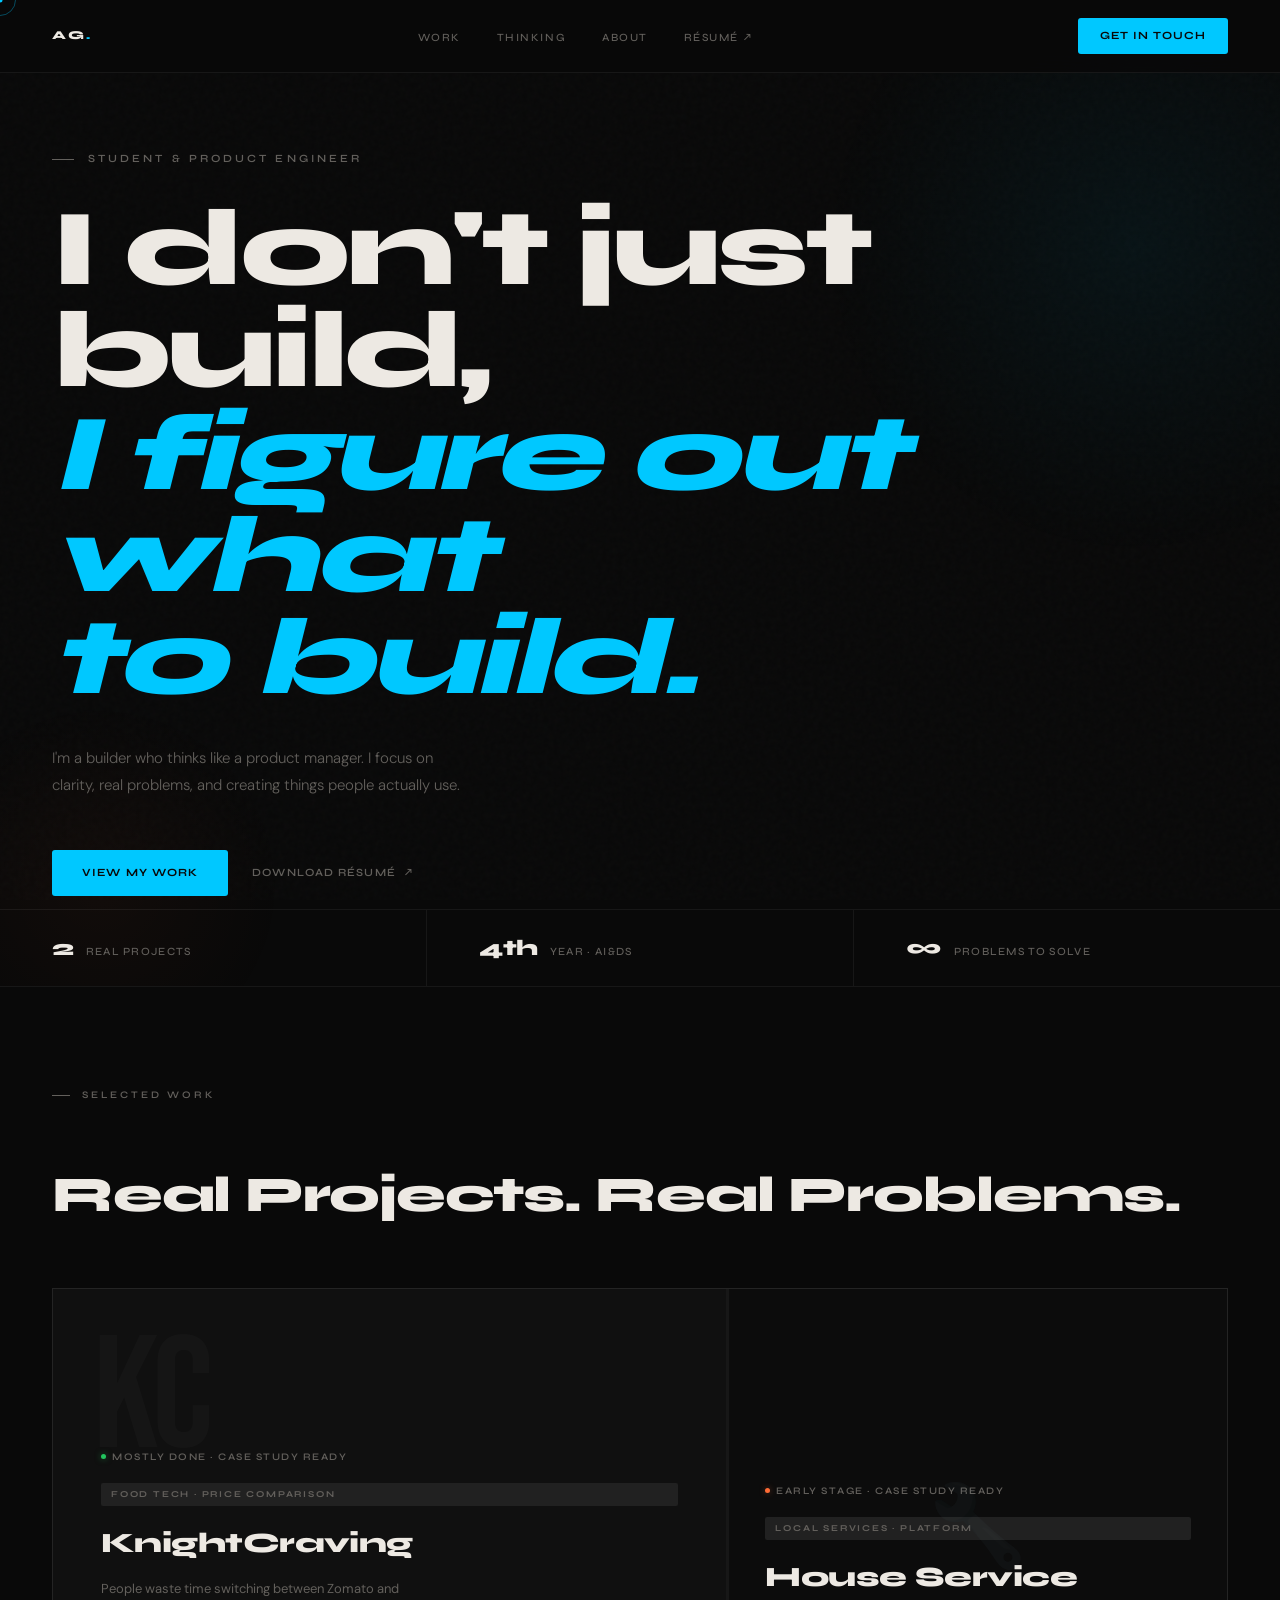
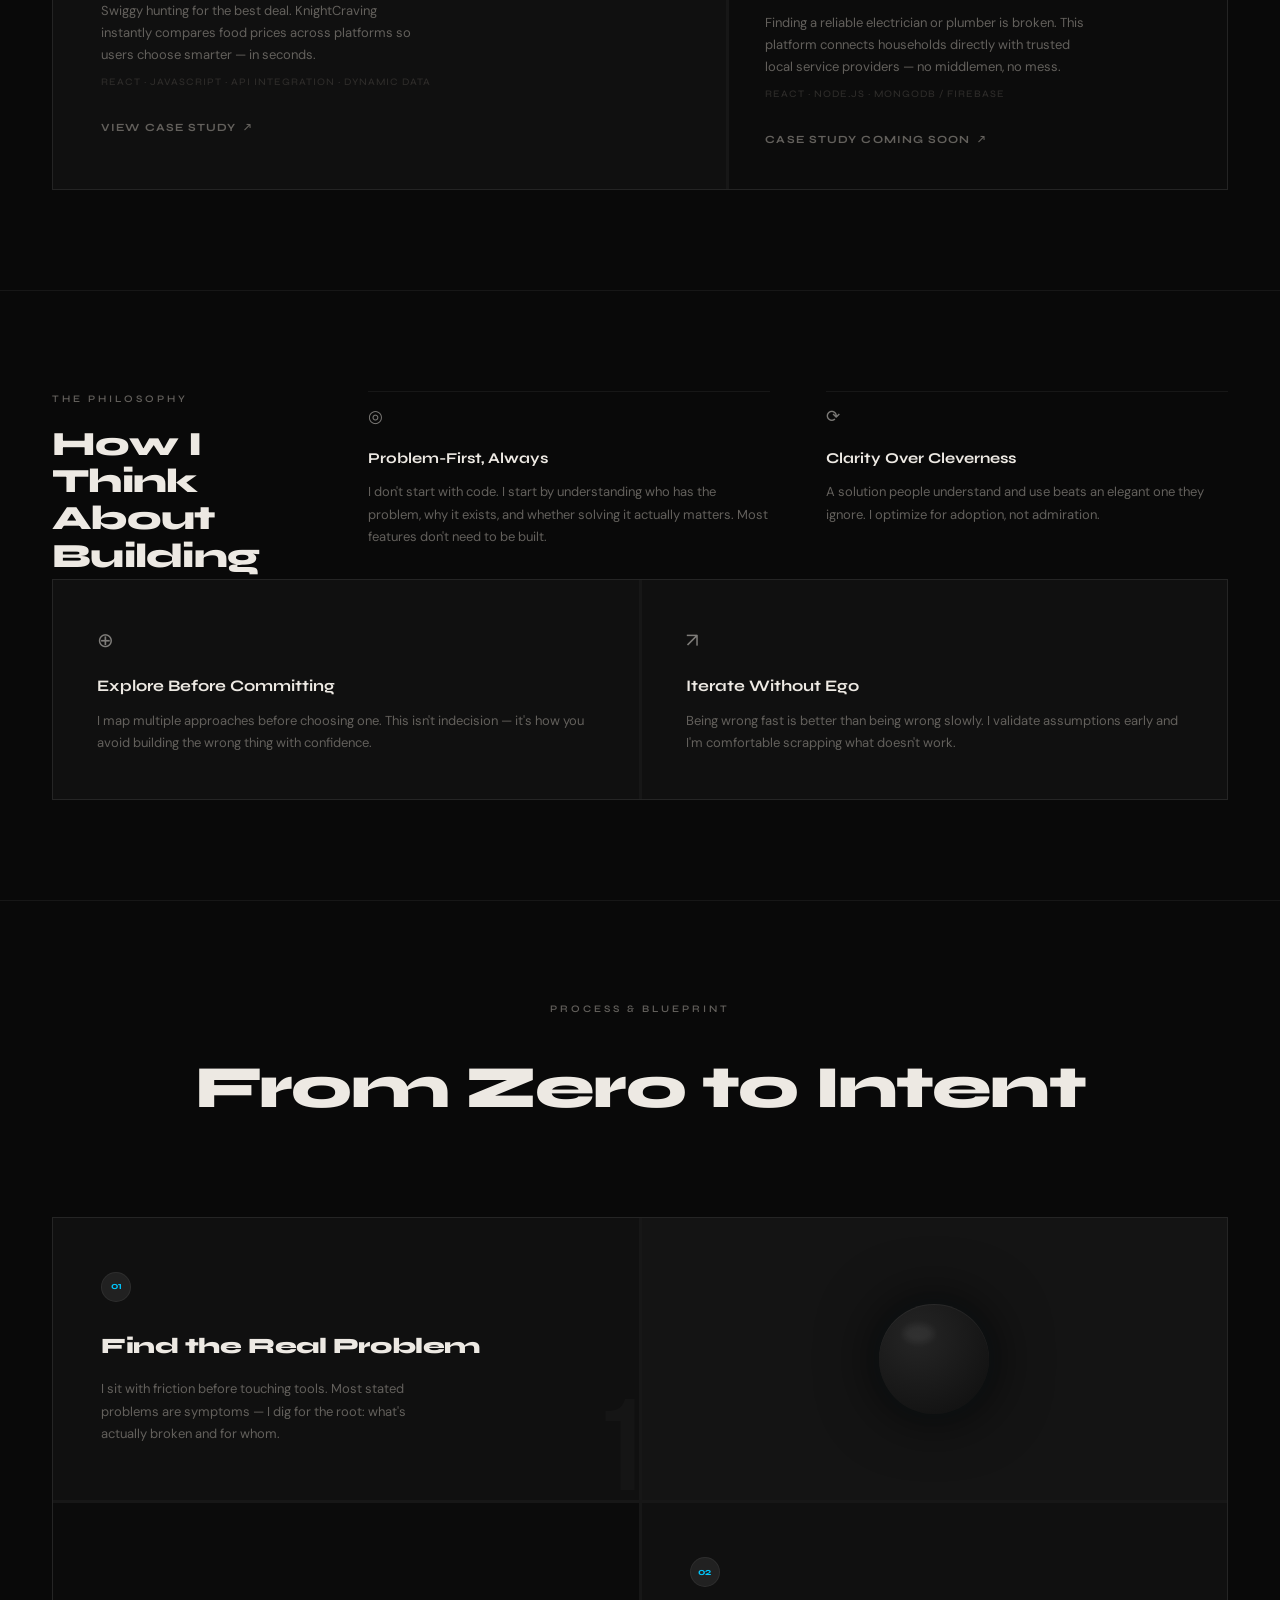
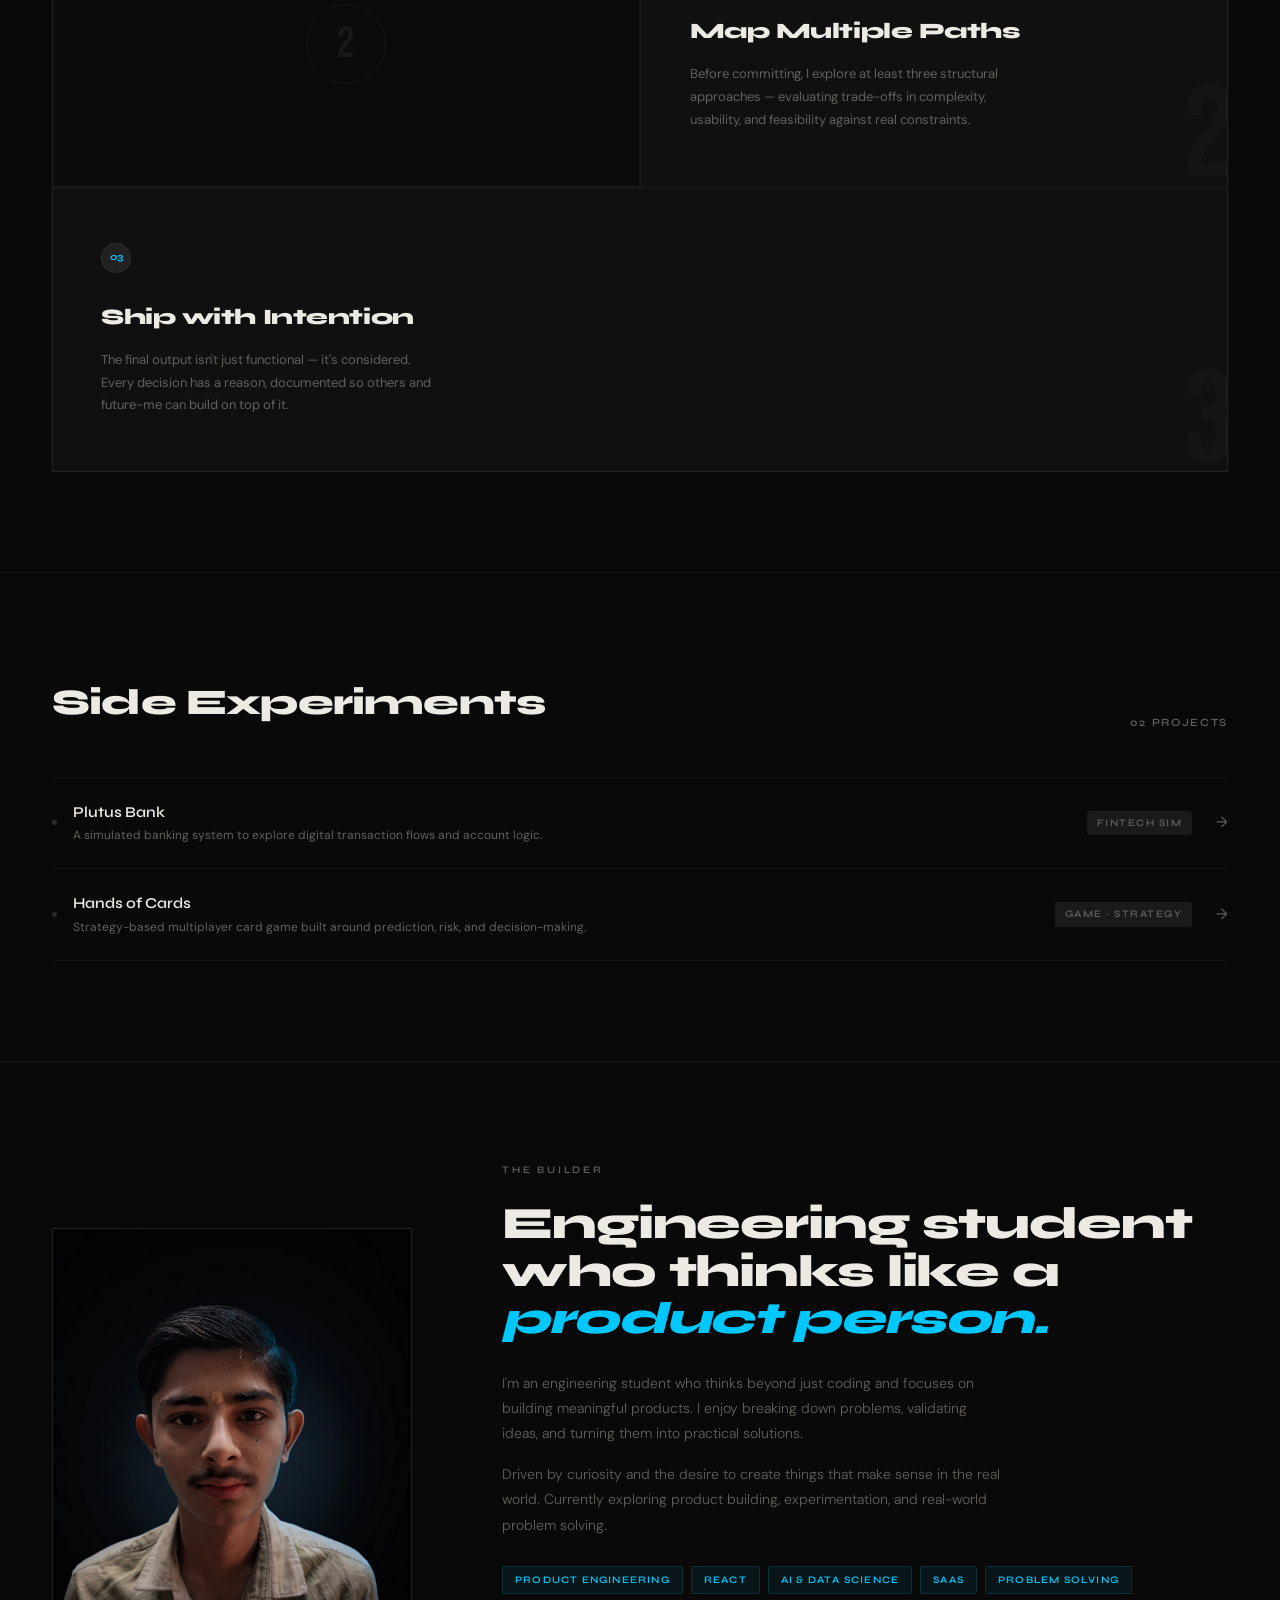
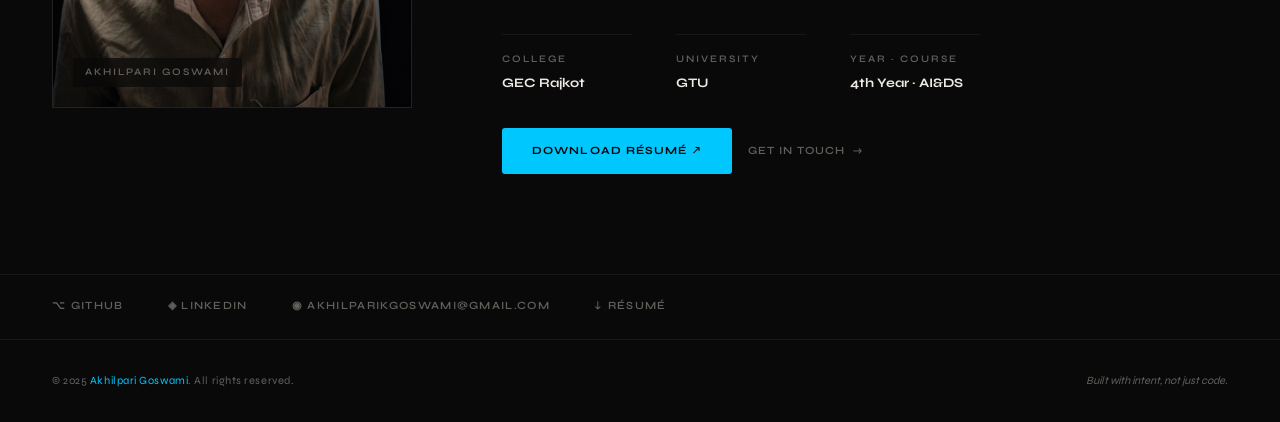
<file: index.html>
<!DOCTYPE html>
<html lang="en">
<head>
  <meta charset="UTF-8" />
  <meta name="viewport" content="width=device-width, initial-scale=1.0"/>
  <title>Akhilpari Goswami — Product Engineer</title>
  <meta name="description" content="I don't just build, I figure out what to build. Product-minded engineering student at GEC Rajkot — building real products that solve real problems.">
  <meta name="author" content="Akhilpari Goswami">
  <meta name="keywords" content="Akhilpari Goswami, Product Engineer, GEC Rajkot, React Developer, AI DS, Portfolio">

  <!-- Open Graph -->
  <meta property="og:type" content="website">
  <meta property="og:url" content="https://akhilpari.com/">
  <meta property="og:title" content="Akhilpari Goswami — Product Engineer">
  <meta property="og:description" content="I don't just build, I figure out what to build. Product-minded engineering student building real products that solve real problems.">
  <meta property="og:image" content="https://akhilpari.com/og-image.png">

  <!-- Twitter / X -->
  <meta name="twitter:card" content="summary_large_image">
  <meta name="twitter:url" content="https://akhilpari.com/">
  <meta name="twitter:title" content="Akhilpari Goswami — Product Engineer">
  <meta name="twitter:description" content="I don't just build, I figure out what to build.">
  <meta name="twitter:image" content="https://akhilpari.com/og-image.png">

  <!-- Canonical -->
  <link rel="canonical" href="https://akhilpari.com/">
  <link rel="preconnect" href="https://fonts.googleapis.com">
  <link rel="preconnect" href="https://fonts.gstatic.com" crossorigin>
  <link href="https://fonts.googleapis.com/css2?family=Bebas+Neue&family=Syne:wght@400;500;600;700;800&family=DM+Sans:ital,opsz,wght@0,9..40,300;0,9..40,400;0,9..40,500;1,9..40,300&display=swap" rel="stylesheet">
  <style>
    *, *::before, *::after { box-sizing: border-box; margin: 0; padding: 0; }

    :root {
      --bg: #090909;
      --bg2: #101010;
      --bg3: #141414;
      --surface: #1a1a1a;
      --surface2: #212121;
      --border: rgba(255,255,255,0.06);
      --text: #ede9e3;
      --text-muted: #63605c;
      --text-dim: #2e2c2a;
      --accent: #00c8ff;
      --accent-warm: #ff6b35;
      --accent-glow: rgba(0,200,255,0.12);
      --font-display: 'Bebas Neue', sans-serif;
      --font-body: 'DM Sans', sans-serif;
      --font-ui: 'Syne', sans-serif;
      --radius: 3px;
    }

    html { scroll-behavior: smooth; }

    body {
      background: var(--bg);
      color: var(--text);
      font-family: var(--font-body);
      font-size: 15px;
      line-height: 1.65;
      overflow-x: hidden;
      cursor: none;
    }

    /* ── Cursor ── */
    #cursor { position: fixed; top: 0; left: 0; z-index: 9999; pointer-events: none; }
    .cursor-dot {
      width: 5px; height: 5px;
      background: var(--accent); border-radius: 50%;
      transform: translate(-50%, -50%);
    }
    .cursor-ring {
      position: absolute; top: 0; left: 0;
      width: 32px; height: 32px;
      border: 1px solid rgba(0,200,255,0.35); border-radius: 50%;
      transform: translate(-50%, -50%);
      transition: width .25s, height .25s, border-color .25s, background .25s;
    }
    .cursor-ring.hovered {
      width: 48px; height: 48px;
      border-color: var(--accent);
      background: rgba(0,200,255,0.04);
    }

    /* ── Noise ── */
    body::before {
      content: '';
      position: fixed; inset: 0; z-index: 0;
      background-image: url("data:image/svg+xml,%3Csvg viewBox='0 0 200 200' xmlns='http://www.w3.org/2000/svg'%3E%3Cfilter id='n'%3E%3CfeTurbulence type='fractalNoise' baseFrequency='0.85' numOctaves='4' stitchTiles='stitch'/%3E%3C/filter%3E%3Crect width='100%25' height='100%25' filter='url(%23n)'/%3E%3C/svg%3E");
      opacity: 0.022; pointer-events: none;
    }

    /* ── Nav ── */
    nav {
      position: fixed; top: 0; left: 0; right: 0; z-index: 200;
      display: flex; align-items: center; justify-content: space-between;
      padding: 18px 52px;
      background: rgba(9,9,9,0.85);
      backdrop-filter: blur(16px);
      border-bottom: 1px solid var(--border);
    }
    .nav-logo {
      font-family: var(--font-ui); font-weight: 800;
      font-size: 12px; letter-spacing: 0.22em; text-transform: uppercase;
      color: var(--text); text-decoration: none;
    }
    .nav-logo span { color: var(--accent); }
    .nav-links { display: flex; align-items: center; gap: 36px; list-style: none; }
    .nav-links a {
      font-family: var(--font-ui); font-size: 11px; font-weight: 500;
      letter-spacing: 0.14em; text-transform: uppercase;
      color: var(--text-muted); text-decoration: none; transition: color .2s;
    }
    .nav-links a:hover { color: var(--text); }
    .nav-cta {
      font-family: var(--font-ui); font-size: 11px; font-weight: 700;
      letter-spacing: 0.1em; text-transform: uppercase;
      color: var(--bg); background: var(--accent);
      padding: 9px 22px; border-radius: var(--radius);
      text-decoration: none; transition: box-shadow .3s, transform .2s;
    }
    .nav-cta:hover { box-shadow: 0 0 24px rgba(0,200,255,.35); transform: translateY(-1px); }

    /* ── Hero ── */
    .hero {
      min-height: 100vh; padding: 150px 52px 90px;
      display: flex; flex-direction: column; justify-content: center;
      border-bottom: 1px solid var(--border);
      position: relative; overflow: hidden;
    }
    .hero-orb {
      position: absolute; top: -80px; right: -180px;
      width: 650px; height: 650px;
      background: radial-gradient(circle, rgba(0,200,255,.055) 0%, transparent 68%);
      pointer-events: none; animation: orb 7s ease-in-out infinite;
    }
    .hero-orb2 {
      position: absolute; bottom: -100px; left: -100px;
      width: 400px; height: 400px;
      background: radial-gradient(circle, rgba(255,107,53,.04) 0%, transparent 65%);
      pointer-events: none; animation: orb 9s ease-in-out infinite reverse;
    }
    @keyframes orb { 0%,100%{transform:scale(1) translate(0,0)} 50%{transform:scale(1.08) translate(20px,-20px)} }

    .hero-eyebrow {
      font-family: var(--font-ui); font-size: 11px; font-weight: 600;
      letter-spacing: .28em; text-transform: uppercase;
      color: var(--text-muted); margin-bottom: 30px;
      display: flex; align-items: center; gap: 14px;
    }
    .hero-eyebrow::before { content:''; width:22px; height:1px; background:var(--text-muted); }

    .hero-headline {
      font-family: var(--font-ui);
      font-size: clamp(48px, 8.5vw, 112px);
      font-weight: 800; line-height: .94; letter-spacing: -.035em;
      max-width: 900px; margin-bottom: 36px;
    }
    .hero-headline em { font-style: italic; color: var(--accent); display: block; }

    .hero-sub {
      max-width: 420px; font-size: 15px; color: var(--text-muted);
      line-height: 1.75; margin-bottom: 52px; font-weight: 300;
    }
    .hero-actions { display: flex; align-items: center; gap: 24px; }
    .btn-primary {
      font-family: var(--font-ui); font-size: 11px; font-weight: 700;
      letter-spacing: .1em; text-transform: uppercase;
      color: var(--bg); background: var(--accent);
      padding: 14px 30px; border-radius: var(--radius); text-decoration: none;
      transition: box-shadow .3s, transform .2s;
    }
    .btn-primary:hover { box-shadow: 0 0 32px rgba(0,200,255,.4); transform: translateY(-2px); }
    .btn-ghost {
      font-family: var(--font-ui); font-size: 11px; font-weight: 600;
      letter-spacing: .1em; text-transform: uppercase;
      color: var(--text-muted); text-decoration: none;
      display: flex; align-items: center; gap: 8px; transition: color .2s;
    }
    .btn-ghost:hover { color: var(--text); }
    .btn-ghost .arr { transition: transform .2s; }
    .btn-ghost:hover .arr { transform: translateX(5px); }

    .hero-stats {
      position: absolute; bottom: 0; left: 0; right: 0;
      display: flex; border-top: 1px solid var(--border);
    }
    .hero-stat {
      flex: 1; padding: 20px 52px;
      border-right: 1px solid var(--border);
      display: flex; align-items: baseline; gap: 12px;
    }
    .hero-stat:last-child { border-right: none; }
    .stat-num {
      font-family: var(--font-ui); font-size: 22px; font-weight: 800;
      letter-spacing: -.02em; color: var(--text);
    }
    .stat-label {
      font-family: var(--font-ui); font-size: 11px; font-weight: 500;
      letter-spacing: .12em; text-transform: uppercase; color: var(--text-muted);
    }

    /* ── Section label ── */
    .section-label {
      font-family: var(--font-ui); font-size: 10px; font-weight: 600;
      letter-spacing: .3em; text-transform: uppercase; color: var(--text-muted);
      display: flex; align-items: center; gap: 12px; margin-bottom: 50px;
    }
    .section-label::before { content:''; width:18px; height:1px; background:var(--text-muted); }

    /* ── Projects ── */
    .projects { padding: 100px 52px; border-bottom: 1px solid var(--border); }
    .projects-header { margin-bottom: 52px; }
    .projects-title {
      font-family: var(--font-ui); font-size: clamp(30px,4vw,50px);
      font-weight: 800; letter-spacing: -.025em;
    }

    .bento {
      display: grid; grid-template-columns: 1.15fr .85fr;
      gap: 3px; background: var(--border); border: 1px solid var(--border);
    }
    .bento-item {
      background: var(--bg2); position: relative; overflow: hidden;
      cursor: pointer; transition: background .35s;
    }
    .bento-item:hover { background: var(--bg3); }
    .bento-item:hover .proj-tag-bar { background: var(--accent); color: var(--bg); }
    .bento-item:hover .project-arrow { transform: translate(4px,-4px); }

    .proj-main {
      padding: 52px 48px;
      display: flex; flex-direction: column; justify-content: flex-end;
      min-height: 500px;
    }
    .proj-main .proj-bg-text {
      position: absolute; top: 30px; left: 40px;
      font-family: var(--font-display); font-size: 160px; line-height: 1;
      color: rgba(255,255,255,.025); letter-spacing: -4px;
      user-select: none; pointer-events: none;
    }
    .proj-main::before {
      content: ''; position: absolute; top: 0; left: 0;
      width: 3px; height: 0; background: var(--accent);
      transition: height .5s ease;
    }
    .bento-item:hover .proj-main::before { height: 100%; }

    .proj-secondary {
      padding: 40px 36px;
      display: flex; flex-direction: column; justify-content: flex-end;
      min-height: 500px; background: #0c0c0c;
    }
    .proj-secondary .proj-bg-icon {
      position: absolute; top: 50%; left: 50%;
      transform: translate(-50%,-60%);
      font-size: 80px; opacity: .04;
      pointer-events: none; user-select: none;
    }

    .proj-status {
      display: inline-flex; align-items: center; gap: 6px;
      font-family: var(--font-ui); font-size: 10px; font-weight: 600;
      letter-spacing: .15em; text-transform: uppercase;
      color: var(--text-muted); margin-bottom: 18px;
    }
    .status-dot { width: 5px; height: 5px; border-radius: 50%; }
    .status-dot.live { background: #22c55e; box-shadow: 0 0 6px rgba(34,197,94,.5); }
    .status-dot.concept { background: var(--accent-warm); box-shadow: 0 0 6px rgba(255,107,53,.4); }

    .proj-tag-bar {
      display: inline-block;
      font-family: var(--font-ui); font-size: 9px; font-weight: 700;
      letter-spacing: .2em; text-transform: uppercase;
      color: var(--text-muted); background: var(--surface2);
      padding: 4px 10px; border-radius: 2px; margin-bottom: 14px;
      transition: background .3s, color .3s;
    }
    .proj-name {
      font-family: var(--font-ui); font-size: 28px; font-weight: 800;
      letter-spacing: -.02em; margin-bottom: 12px;
    }
    .proj-desc { font-size: 13px; color: var(--text-muted); line-height: 1.7; margin-bottom: 8px; max-width: 320px; }
    .proj-stack {
      font-family: var(--font-ui); font-size: 10px; font-weight: 500;
      letter-spacing: .1em; text-transform: uppercase;
      color: var(--text-dim); margin-bottom: 28px;
    }
    .proj-link {
      font-family: var(--font-ui); font-size: 11px; font-weight: 700;
      letter-spacing: .1em; text-transform: uppercase;
      color: var(--text-muted); text-decoration: none;
      display: inline-flex; align-items: center; gap: 6px; transition: color .2s;
    }
    .proj-link:hover { color: var(--accent); }
    .project-arrow { transition: transform .25s; display: inline-block; }

    /* ── Philosophy ── */
    .philosophy { padding: 100px 52px; border-bottom: 1px solid var(--border); }
    .phil-top {
      display: grid; grid-template-columns: 260px 1fr 1fr;
      gap: 56px; margin-bottom: 4px;
    }
    .phil-section-tag {
      font-family: var(--font-ui); font-size: 10px; font-weight: 600;
      letter-spacing: .3em; text-transform: uppercase; color: var(--text-muted); margin-bottom: 18px;
    }
    .phil-title {
      font-family: var(--font-ui); font-size: 34px; font-weight: 800;
      letter-spacing: -.022em; line-height: 1.1;
    }
    .phil-card { padding-top: 10px; border-top: 1px solid var(--border); }
    .phil-card-icon { font-size: 17px; opacity: .5; margin-bottom: 16px; }
    .phil-card-title { font-family: var(--font-ui); font-size: 15px; font-weight: 700; margin-bottom: 10px; }
    .phil-card-text { font-size: 13px; color: var(--text-muted); line-height: 1.75; }

    .phil-grid {
      display: grid; grid-template-columns: 1fr 1fr;
      gap: 3px; background: var(--border); border: 1px solid var(--border); margin-top: 3px;
    }
    .phil-grid-item {
      background: var(--bg2); padding: 44px; transition: background .3s;
    }
    .phil-grid-item:hover { background: var(--bg3); }

    /* ── Process ── */
    .process { padding: 100px 52px; border-bottom: 1px solid var(--border); }
    .process-header { text-align: center; margin-bottom: 80px; }
    .process-eyebrow {
      font-family: var(--font-ui); font-size: 10px; font-weight: 600;
      letter-spacing: .3em; text-transform: uppercase; color: var(--text-muted); margin-bottom: 20px;
    }
    .process-title {
      font-family: var(--font-ui); font-size: clamp(34px,5vw,60px);
      font-weight: 800; letter-spacing: -.03em;
    }
    .process-grid {
      display: grid; grid-template-columns: 1fr 1fr;
      gap: 3px; background: var(--border); border: 1px solid var(--border);
    }
    .process-cell {
      background: var(--bg2); padding: 54px 48px;
      position: relative; overflow: hidden;
    }
    .process-cell-visual {
      background: var(--bg3); display: flex; align-items: center; justify-content: center; min-height: 260px;
    }
    .process-num-bg {
      position: absolute; bottom: -16px; right: -8px;
      font-family: var(--font-display); font-size: 130px; line-height: 1;
      color: rgba(255,255,255,.025); user-select: none; pointer-events: none;
    }
    .process-badge {
      width: 30px; height: 30px; border-radius: 50%;
      background: var(--surface2); border: 1px solid var(--border);
      display: flex; align-items: center; justify-content: center;
      font-family: var(--font-ui); font-size: 10px; font-weight: 700; color: var(--accent);
      margin-bottom: 26px;
    }
    .process-step-title {
      font-family: var(--font-ui); font-size: 22px; font-weight: 800;
      letter-spacing: -.02em; margin-bottom: 14px;
    }
    .process-step-text { font-size: 13px; color: var(--text-muted); line-height: 1.75; max-width: 340px; }

    .orb3d {
      width: 110px; height: 110px; border-radius: 50%;
      background: radial-gradient(circle at 35% 30%, #252525 0%, #0e0e0e 100%);
      box-shadow: 0 0 60px rgba(0,0,0,.8), inset 0 1px 0 rgba(255,255,255,.05), 0 0 20px rgba(0,200,255,.05);
      position: relative;
    }
    .orb3d::after {
      content: ''; position: absolute; top: 18%; left: 22%; width: 28%; height: 18%;
      background: rgba(255,255,255,.06); border-radius: 50%; filter: blur(3px);
    }

    /* ── Experiments ── */
    .experiments { padding: 100px 52px; border-bottom: 1px solid var(--border); }
    .exp-header {
      display: flex; align-items: flex-end; justify-content: space-between; margin-bottom: 44px;
    }
    .experiments-title {
      font-family: var(--font-ui); font-size: 36px; font-weight: 800; letter-spacing: -.022em;
    }
    .exp-count {
      font-family: var(--font-ui); font-size: 11px; font-weight: 600;
      letter-spacing: .15em; text-transform: uppercase; color: var(--text-muted);
    }
    .exp-item {
      display: grid; grid-template-columns: 1fr auto auto;
      align-items: center; gap: 24px; padding: 22px 0;
      border-top: 1px solid var(--border); cursor: pointer; transition: padding-left .3s;
    }
    .exp-item:last-child { border-bottom: 1px solid var(--border); }
    .exp-item:hover { padding-left: 10px; }
    .exp-item:hover .exp-arrow { color: var(--accent); transform: translateX(4px); }
    .exp-left { display: flex; align-items: center; gap: 16px; }
    .exp-dot { width: 5px; height: 5px; border-radius: 50%; background: var(--text-dim); flex-shrink: 0; }
    .exp-name { font-family: var(--font-ui); font-size: 15px; font-weight: 600; }
    .exp-desc { font-size: 12px; color: var(--text-muted); margin-top: 2px; }
    .exp-tag {
      font-family: var(--font-ui); font-size: 10px; font-weight: 600;
      letter-spacing: .15em; text-transform: uppercase; color: var(--text-muted);
      background: var(--surface); padding: 4px 10px; border-radius: 2px;
    }
    .exp-arrow { color: var(--text-muted); font-size: 15px; transition: color .2s, transform .2s; }

    /* ── About ── */
    .about {
      padding: 100px 52px;
      display: grid; grid-template-columns: 360px 1fr;
      gap: 90px; align-items: center; border-bottom: 1px solid var(--border);
    }
    .about-photo-wrap {
      width: 100%; aspect-ratio: 3/4;
      background: var(--bg3); border: 1px solid var(--border); overflow: hidden; position: relative;
    }
    .photo-bg {
      width: 100%; height: 100%;
      background: linear-gradient(160deg, #161616, #0a0a0a);
      display: flex; align-items: center; justify-content: center;
      font-family: var(--font-display); font-size: 180px; color: rgba(255,255,255,.015); user-select: none;
    }
    .photo-label {
      position: absolute; bottom: 20px; left: 20px;
      font-family: var(--font-ui); font-size: 10px; font-weight: 600;
      letter-spacing: .2em; text-transform: uppercase; color: var(--text-muted);
      background: rgba(9,9,9,.7); padding: 6px 12px; border-radius: 2px;
      backdrop-filter: blur(8px);
    }
    .about-tag {
      font-family: var(--font-ui); font-size: 10px; font-weight: 600;
      letter-spacing: .28em; text-transform: uppercase; color: var(--text-muted); margin-bottom: 22px;
    }
    .about-heading {
      font-family: var(--font-ui); font-size: clamp(30px,3.5vw,46px);
      font-weight: 800; letter-spacing: -.025em; line-height: 1.06; margin-bottom: 28px;
    }
    .about-heading em { font-style: italic; color: var(--accent); }
    .about-text {
      font-size: 14px; color: var(--text-muted); line-height: 1.8; margin-bottom: 16px;
      max-width: 500px; font-weight: 300;
    }
    .about-focus { display: flex; flex-wrap: wrap; gap: 8px; margin: 28px 0 40px; }
    .focus-chip {
      font-family: var(--font-ui); font-size: 10px; font-weight: 600;
      letter-spacing: .12em; text-transform: uppercase; color: var(--accent);
      background: rgba(0,200,255,.07); border: 1px solid rgba(0,200,255,.15);
      padding: 5px 12px; border-radius: 2px;
    }
    .about-creds { display: flex; gap: 44px; flex-wrap: wrap; }
    .cred { border-top: 1px solid var(--border); padding-top: 16px; min-width: 130px; }
    .cred-label {
      font-family: var(--font-ui); font-size: 10px; font-weight: 600;
      letter-spacing: .2em; text-transform: uppercase; color: var(--text-muted); margin-bottom: 6px;
    }
    .cred-value { font-family: var(--font-ui); font-size: 13px; font-weight: 700; line-height: 1.4; }

    /* ── Social strip ── */
    .social-strip {
      padding: 0 52px; display: flex; align-items: center; border-bottom: 1px solid var(--border);
    }
    .social-link {
      font-family: var(--font-ui); font-size: 11px; font-weight: 600;
      letter-spacing: .12em; text-transform: uppercase;
      color: var(--text-muted); text-decoration: none;
      padding: 22px 0; margin-right: 44px;
      display: flex; align-items: center; gap: 8px;
      border-bottom: 2px solid transparent; transition: color .2s, border-color .2s;
    }
    .social-link:hover { color: var(--text); border-bottom-color: var(--accent); }

    /* ── Footer ── */
    footer {
      padding: 32px 52px;
      display: flex; align-items: center; justify-content: space-between;
    }
    .footer-copy { font-family: var(--font-ui); font-size: 11px; color: var(--text-muted); letter-spacing: .05em; }
    .footer-copy span { color: var(--accent); }
    .footer-right { font-family: var(--font-ui); font-size: 11px; color: var(--text-muted); font-style: italic; }

    /* ── Reveal ── */
    .reveal { opacity: 0; transform: translateY(24px); transition: opacity .65s ease, transform .65s ease; }
    .reveal.visible { opacity: 1; transform: translateY(0); }
    .d1 { transition-delay: .1s; } .d2 { transition-delay: .22s; }
    .d3 { transition-delay: .36s; } .d4 { transition-delay: .5s; }

    ::-webkit-scrollbar { width: 3px; }
    ::-webkit-scrollbar-track { background: var(--bg); }
    ::-webkit-scrollbar-thumb { background: var(--surface2); border-radius: 2px; }

    @media (max-width: 960px) {
      nav { padding: 16px 24px; }
      .nav-links { display: none; }
      .hero { padding: 120px 24px 110px; }
      .hero-stats { position: static; flex-wrap: wrap; }
      .hero-stat { padding: 18px 24px; border-bottom: 1px solid var(--border); }
      .projects,.philosophy,.process,.experiments,.about,.social-strip,footer { padding-left: 24px; padding-right: 24px; }
      .bento,.phil-grid,.process-grid { grid-template-columns: 1fr; }
      .phil-top { grid-template-columns: 1fr; gap: 40px; }
      .about { grid-template-columns: 1fr; }
      .about-photo-wrap { max-width: 280px; }
    }
  </style>
</head>
<body>

<div id="cursor">
  <div class="cursor-dot"></div>
  <div class="cursor-ring"></div>
</div>

<!-- NAV -->
<nav>
  <a href="/" class="nav-logo">AG<span>.</span></a>
  <ul class="nav-links">
    <li><a href="#work">Work</a></li>
    <li><a href="#thinking">Thinking</a></li>
    <li><a href="#about">About</a></li>
    <li><a href="Assets/Akhilpari.pdf" target="_blank" rel="noopener">Résumé ↗</a></li>
  </ul>
  <a href="contact.html" target="_blank" rel="noopener noreferrer" class="nav-cta">Get in Touch</a>
</nav>

<!-- HERO -->
<section class="hero" id="home">
  <div class="hero-orb"></div>
  <div class="hero-orb2"></div>
  <div class="hero-eyebrow reveal">Student &amp; Product Engineer</div>
  <h1 class="hero-headline reveal d1">
    I don't just build,<br>
    <em>I figure out what<br>to build.</em>
  </h1>
  <p class="hero-sub reveal d2">
    I'm a builder who thinks like a product manager. I focus on clarity, real problems, and creating things people actually use.
  </p>
  <div class="hero-actions reveal d3">
    <a href="#work" class="btn-primary">View My Work</a>
    <a href="Assets/Akhilpari.pdf" target="_blank" rel="noopener" class="btn-ghost">Download Résumé <span class="arr">↗</span></a>
  </div>
  <div class="hero-stats reveal d4">
    <div class="hero-stat"><span class="stat-num">2</span><span class="stat-label">Real Projects</span></div>
    <div class="hero-stat"><span class="stat-num">4th</span><span class="stat-label">Year · AI&DS</span></div>
    <div class="hero-stat"><span class="stat-num">∞</span><span class="stat-label">Problems to Solve</span></div>
  </div>
</section>

<!-- PROJECTS -->
<section class="projects" id="work">
  <div class="projects-header reveal">
    <div class="section-label">Selected Work</div>
    <h2 class="projects-title">Real Projects. Real Problems.</h2>
  </div>
  <div class="bento reveal d1">

    <!-- KnightCraving -->
    <div class="bento-item proj-main">
      <div class="proj-bg-text">KC</div>
      <div class="proj-status"><span class="status-dot live"></span>Mostly Done · Case Study Ready</div>
      <div class="proj-tag-bar">Food Tech · Price Comparison</div>
      <h3 class="proj-name">KnightCraving</h3>
      <p class="proj-desc">People waste time switching between Zomato and Swiggy hunting for the best deal. KnightCraving instantly compares food prices across platforms so users choose smarter — in seconds.</p>
      <div class="proj-stack">React · JavaScript · API Integration · Dynamic Data</div>
      <a href="case_study_kc.html" class="proj-link">View Case Study <span class="project-arrow">↗</span></a>
    </div>

    <!-- House Service -->
    <div class="bento-item proj-secondary">
      <div class="proj-bg-icon">🔧</div>
      <div class="proj-status"><span class="status-dot concept"></span>Early Stage · Case Study Ready</div>
      <div class="proj-tag-bar">Local Services · Platform</div>
      <h3 class="proj-name">House Service</h3>
      <p class="proj-desc">Finding a reliable electrician or plumber is broken. This platform connects households directly with trusted local service providers — no middlemen, no mess.</p>
      <div class="proj-stack">React · Node.js · MongoDB / Firebase</div>
      <a href="#" class="proj-link">Case Study Coming Soon <span class="project-arrow">↗</span></a>
    </div>

  </div>
</section>

<!-- PHILOSOPHY -->
<section class="philosophy" id="thinking">
  <div class="phil-top">
    <div class="reveal">
      <div class="phil-section-tag">The Philosophy</div>
      <h2 class="phil-title">How I Think<br>About Building</h2>
    </div>
    <div class="phil-card reveal d1">
      <div class="phil-card-icon">◎</div>
      <div class="phil-card-title">Problem-First, Always</div>
      <p class="phil-card-text">I don't start with code. I start by understanding who has the problem, why it exists, and whether solving it actually matters. Most features don't need to be built.</p>
    </div>
    <div class="phil-card reveal d2">
      <div class="phil-card-icon">⟳</div>
      <div class="phil-card-title">Clarity Over Cleverness</div>
      <p class="phil-card-text">A solution people understand and use beats an elegant one they ignore. I optimize for adoption, not admiration.</p>
    </div>
  </div>
  <div class="phil-grid">
    <div class="phil-grid-item reveal">
      <div class="phil-card-icon" style="font-size:20px">⊕</div>
      <div class="phil-card-title" style="font-size:16px;margin-bottom:10px">Explore Before Committing</div>
      <p class="phil-card-text">I map multiple approaches before choosing one. This isn't indecision — it's how you avoid building the wrong thing with confidence.</p>
    </div>
    <div class="phil-grid-item reveal d1">
      <div class="phil-card-icon" style="font-size:20px">↗</div>
      <div class="phil-card-title" style="font-size:16px;margin-bottom:10px">Iterate Without Ego</div>
      <p class="phil-card-text">Being wrong fast is better than being wrong slowly. I validate assumptions early and I'm comfortable scrapping what doesn't work.</p>
    </div>
  </div>
</section>

<!-- PROCESS -->
<section class="process">
  <div class="process-header reveal">
    <div class="process-eyebrow">Process &amp; Blueprint</div>
    <h2 class="process-title">From Zero to Intent</h2>
  </div>
  <div class="process-grid">
    <div class="process-cell reveal">
      <div class="process-badge">01</div>
      <h3 class="process-step-title">Find the Real Problem</h3>
      <p class="process-step-text">I sit with friction before touching tools. Most stated problems are symptoms — I dig for the root: what's actually broken and for whom.</p>
      <div class="process-num-bg">1</div>
    </div>
    <div class="process-cell-visual reveal d1"><div class="orb3d"></div></div>
    <div class="process-cell-visual reveal d1" style="background:#0b0b0b">
      <div style="width:80px;height:80px;border-radius:50%;border:1px solid rgba(255,255,255,.05);display:flex;align-items:center;justify-content:center;font-family:var(--font-display);font-size:44px;color:rgba(255,255,255,.06)">2</div>
    </div>
    <div class="process-cell reveal">
      <div class="process-badge">02</div>
      <h3 class="process-step-title">Map Multiple Paths</h3>
      <p class="process-step-text">Before committing, I explore at least three structural approaches — evaluating trade-offs in complexity, usability, and feasibility against real constraints.</p>
      <div class="process-num-bg">2</div>
    </div>
    <div class="process-cell reveal" style="grid-column:1/-1">
      <div class="process-badge">03</div>
      <h3 class="process-step-title">Ship with Intention</h3>
      <p class="process-step-text">The final output isn't just functional — it's considered. Every decision has a reason, documented so others and future-me can build on top of it.</p>
      <div class="process-num-bg">3</div>
    </div>
  </div>
</section>

<!-- EXPERIMENTS -->
<section class="experiments">
  <div class="exp-header reveal">
    <h2 class="experiments-title">Side Experiments</h2>
    <span class="exp-count">02 projects</span>
  </div>
  <div>
    <div class="exp-item reveal">
      <div class="exp-left">
        <div class="exp-dot"></div>
        <div>
          <div class="exp-name">Plutus Bank</div>
          <div class="exp-desc">A simulated banking system to explore digital transaction flows and account logic.</div>
        </div>
      </div>
      <span class="exp-tag">FinTech Sim</span>
      <span class="exp-arrow">→</span>
    </div>
    <div class="exp-item reveal d1">
      <div class="exp-left">
        <div class="exp-dot"></div>
        <div>
          <div class="exp-name">Hands of Cards</div>
          <div class="exp-desc">Strategy-based multiplayer card game built around prediction, risk, and decision-making.</div>
        </div>
      </div>
      <span class="exp-tag">Game · Strategy</span>
      <span class="exp-arrow">→</span>
    </div>
  </div>
</section>

<!-- ABOUT -->
<section class="about" id="about">
  <div class="reveal">
    <div class="about-photo-wrap">
      <img src="Assets/portfoilo_profile_picture2.png" alt="Akhilpari Goswami" style="width:100%;height:100%;object-fit:cover;display:block;">
      <div class="photo-label">Akhilpari Goswami</div>
    </div>
  </div>
  <div class="reveal d1">
    <div class="about-tag">The Builder</div>
    <h2 class="about-heading">Engineering student<br>who thinks like a<br><em>product person.</em></h2>
    <p class="about-text">I'm an engineering student who thinks beyond just coding and focuses on building meaningful products. I enjoy breaking down problems, validating ideas, and turning them into practical solutions.</p>
    <p class="about-text">Driven by curiosity and the desire to create things that make sense in the real world. Currently exploring product building, experimentation, and real-world problem solving.</p>
    <div class="about-focus">
      <span class="focus-chip">Product Engineering</span>
      <span class="focus-chip">React</span>
      <span class="focus-chip">AI &amp; Data Science</span>
      <span class="focus-chip">SaaS</span>
      <span class="focus-chip">Problem Solving</span>
    </div>
    <div class="about-creds">
      <div class="cred"><div class="cred-label">College</div><div class="cred-value">GEC Rajkot</div></div>
      <div class="cred"><div class="cred-label">University</div><div class="cred-value">GTU</div></div>
      <div class="cred"><div class="cred-label">Year · Course</div><div class="cred-value">4th Year · AI&DS</div></div>
    </div>
    <div style="margin-top:36px;display:flex;gap:16px;flex-wrap:wrap;">
      <a href="Assets/Akhilpari.pdf" target="_blank" rel="noopener" class="btn-primary">Download Résumé ↗</a>
      <a href="contact.html" target="_blank" rel="noopener noreferrer" class="btn-ghost">Get in Touch <span class="arr">→</span></a>
    </div>
  </div>
</section>

<!-- SOCIAL STRIP -->
<div class="social-strip reveal">
  <a href="https://github.com/AkhilpariGoswami" target="_blank" rel="noopener" class="social-link">⌥ GitHub</a>
  <a href="https://www.linkedin.com/in/akhilpari-goswami/" target="_blank" rel="noopener" class="social-link">◈ LinkedIn</a>
  <a href="mailto:akhilparikgoswami@gmail.com" class="social-link">◉ akhilparikgoswami@gmail.com</a>
  <a href="Assets/Akhilpari.pdf" target="_blank" rel="noopener" class="social-link">↓ Résumé</a>
</div>

<!-- FOOTER -->
<footer>
  <span class="footer-copy">© 2025 <span>Akhilpari Goswami</span>. All rights reserved.</span>
  <div class="footer-right">Built with intent, not just code.</div>
</footer>

<script>
  // Cursor
  const dot = document.querySelector('.cursor-dot');
  const ring = document.querySelector('.cursor-ring');
  let mx=0,my=0,rx=0,ry=0;
  document.addEventListener('mousemove', e => { mx=e.clientX; my=e.clientY; dot.style.left=mx+'px'; dot.style.top=my+'px'; });
  (function tick(){ rx+=(mx-rx)*.11; ry+=(my-ry)*.11; ring.style.left=rx+'px'; ring.style.top=ry+'px'; requestAnimationFrame(tick); })();
  document.querySelectorAll('a,button').forEach(el => {
    el.addEventListener('mouseenter', ()=>ring.classList.add('hovered'));
    el.addEventListener('mouseleave', ()=>ring.classList.remove('hovered'));
  });

  // Scroll reveal
  const io = new IntersectionObserver(entries => {
    entries.forEach(e => { if(e.isIntersecting){ e.target.classList.add('visible'); io.unobserve(e.target); } });
  }, { threshold: 0.1 });
  document.querySelectorAll('.reveal').forEach(el => io.observe(el));

  // Hero immediate
  document.querySelectorAll('.hero .reveal').forEach((el,i) => setTimeout(()=>el.classList.add('visible'), 80+i*140));
</script>
</body>
</html>
</file>
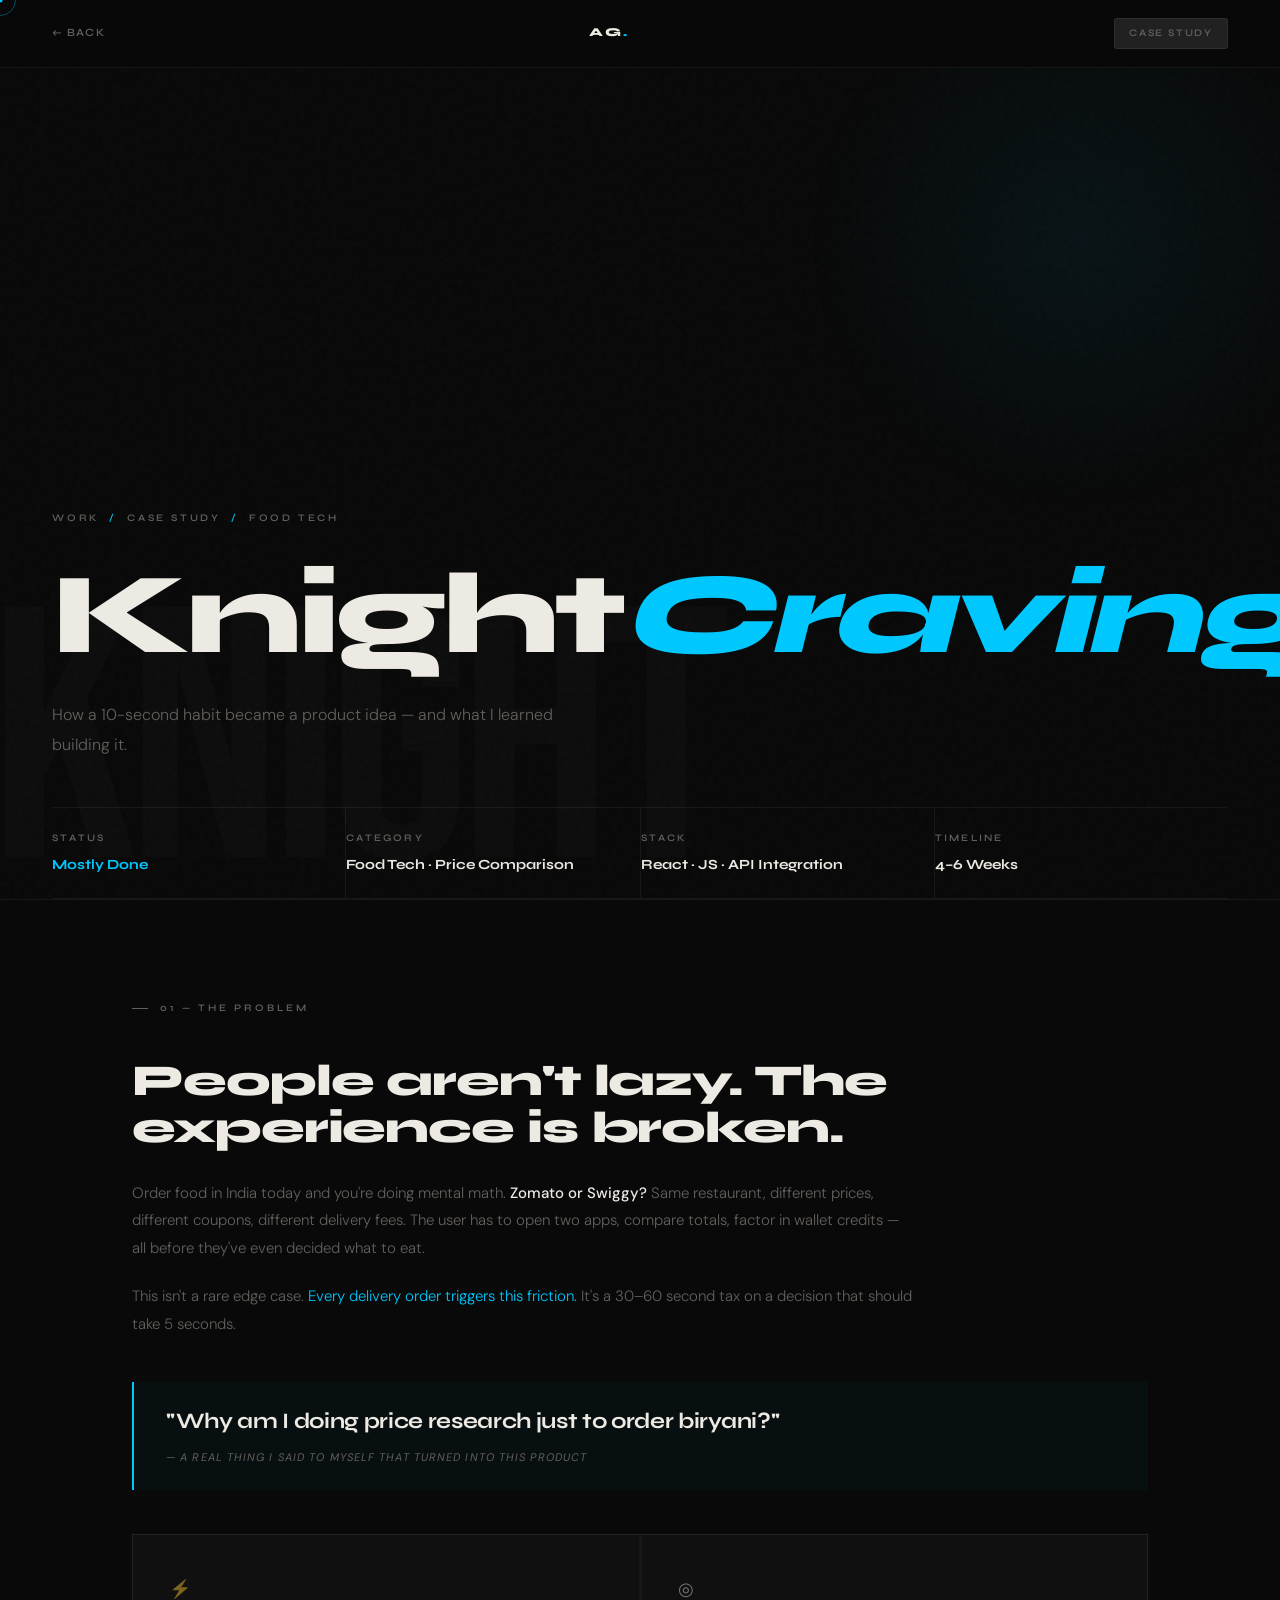
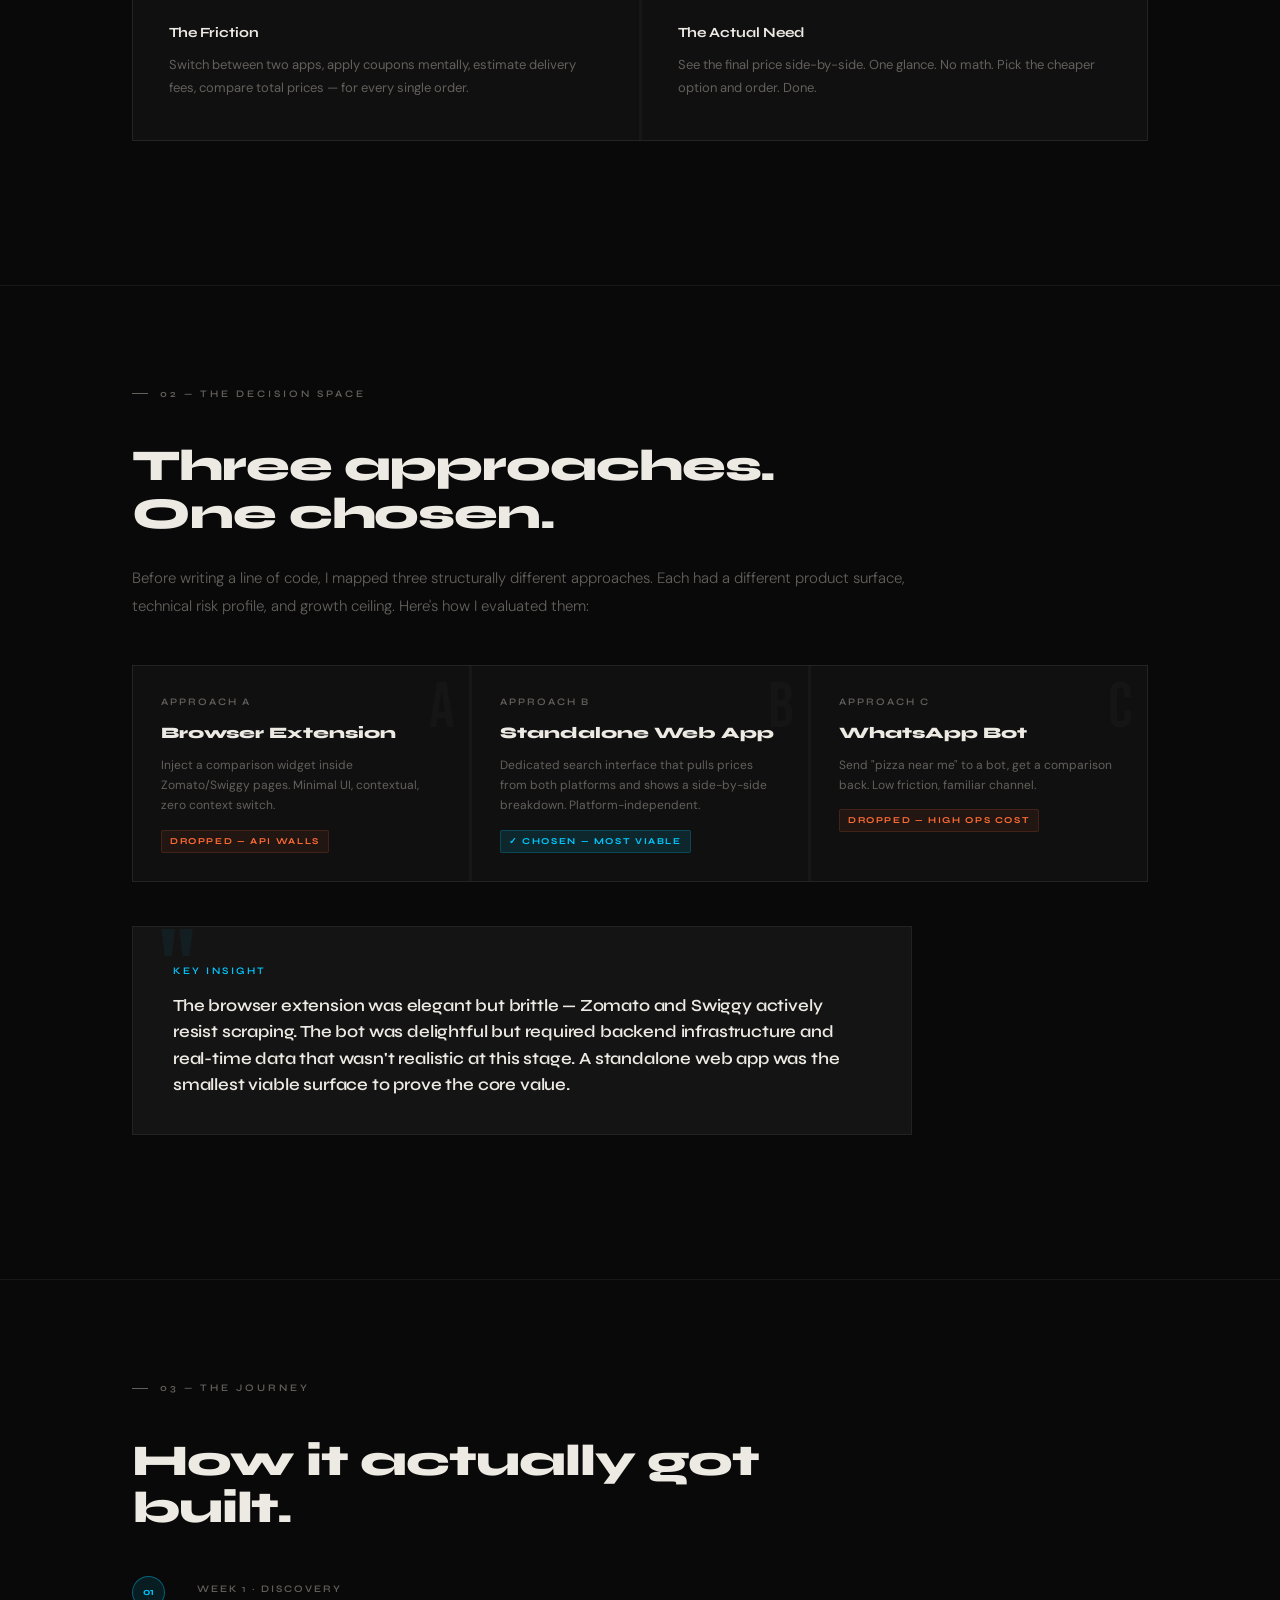
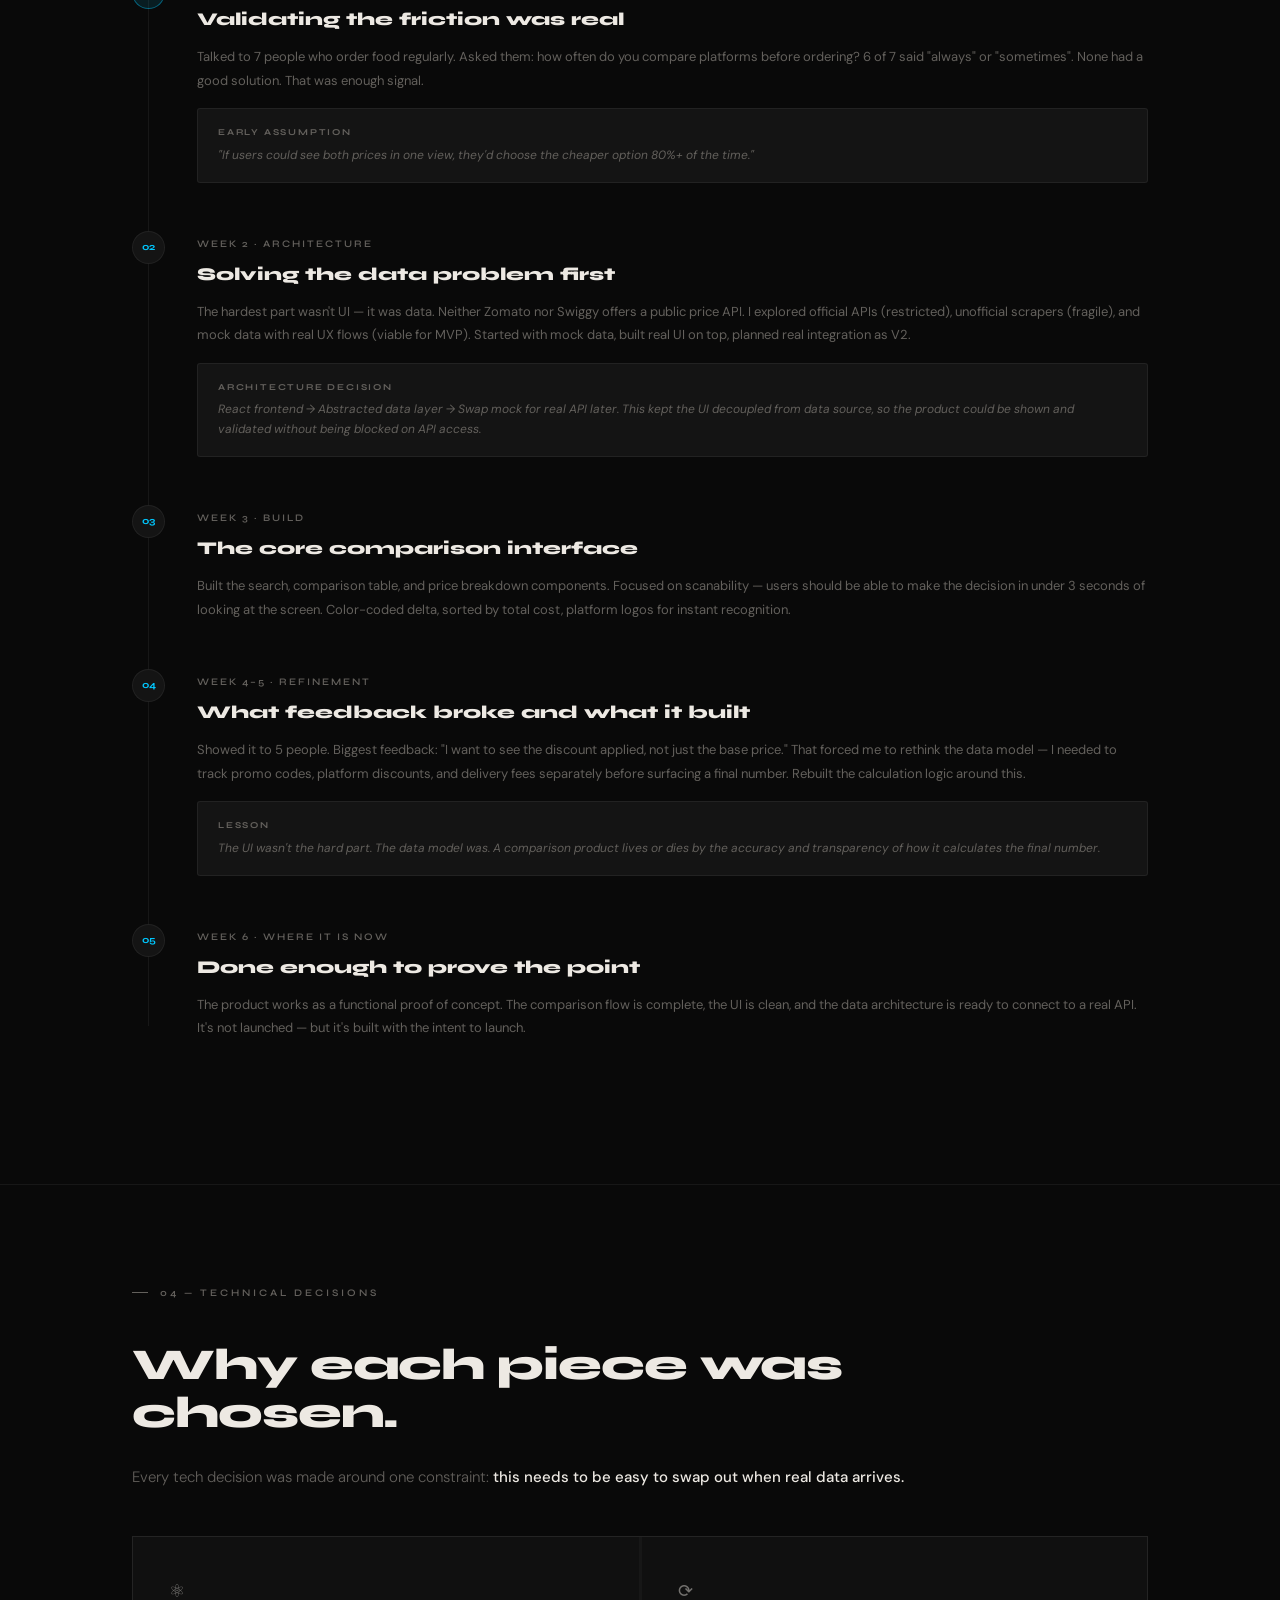
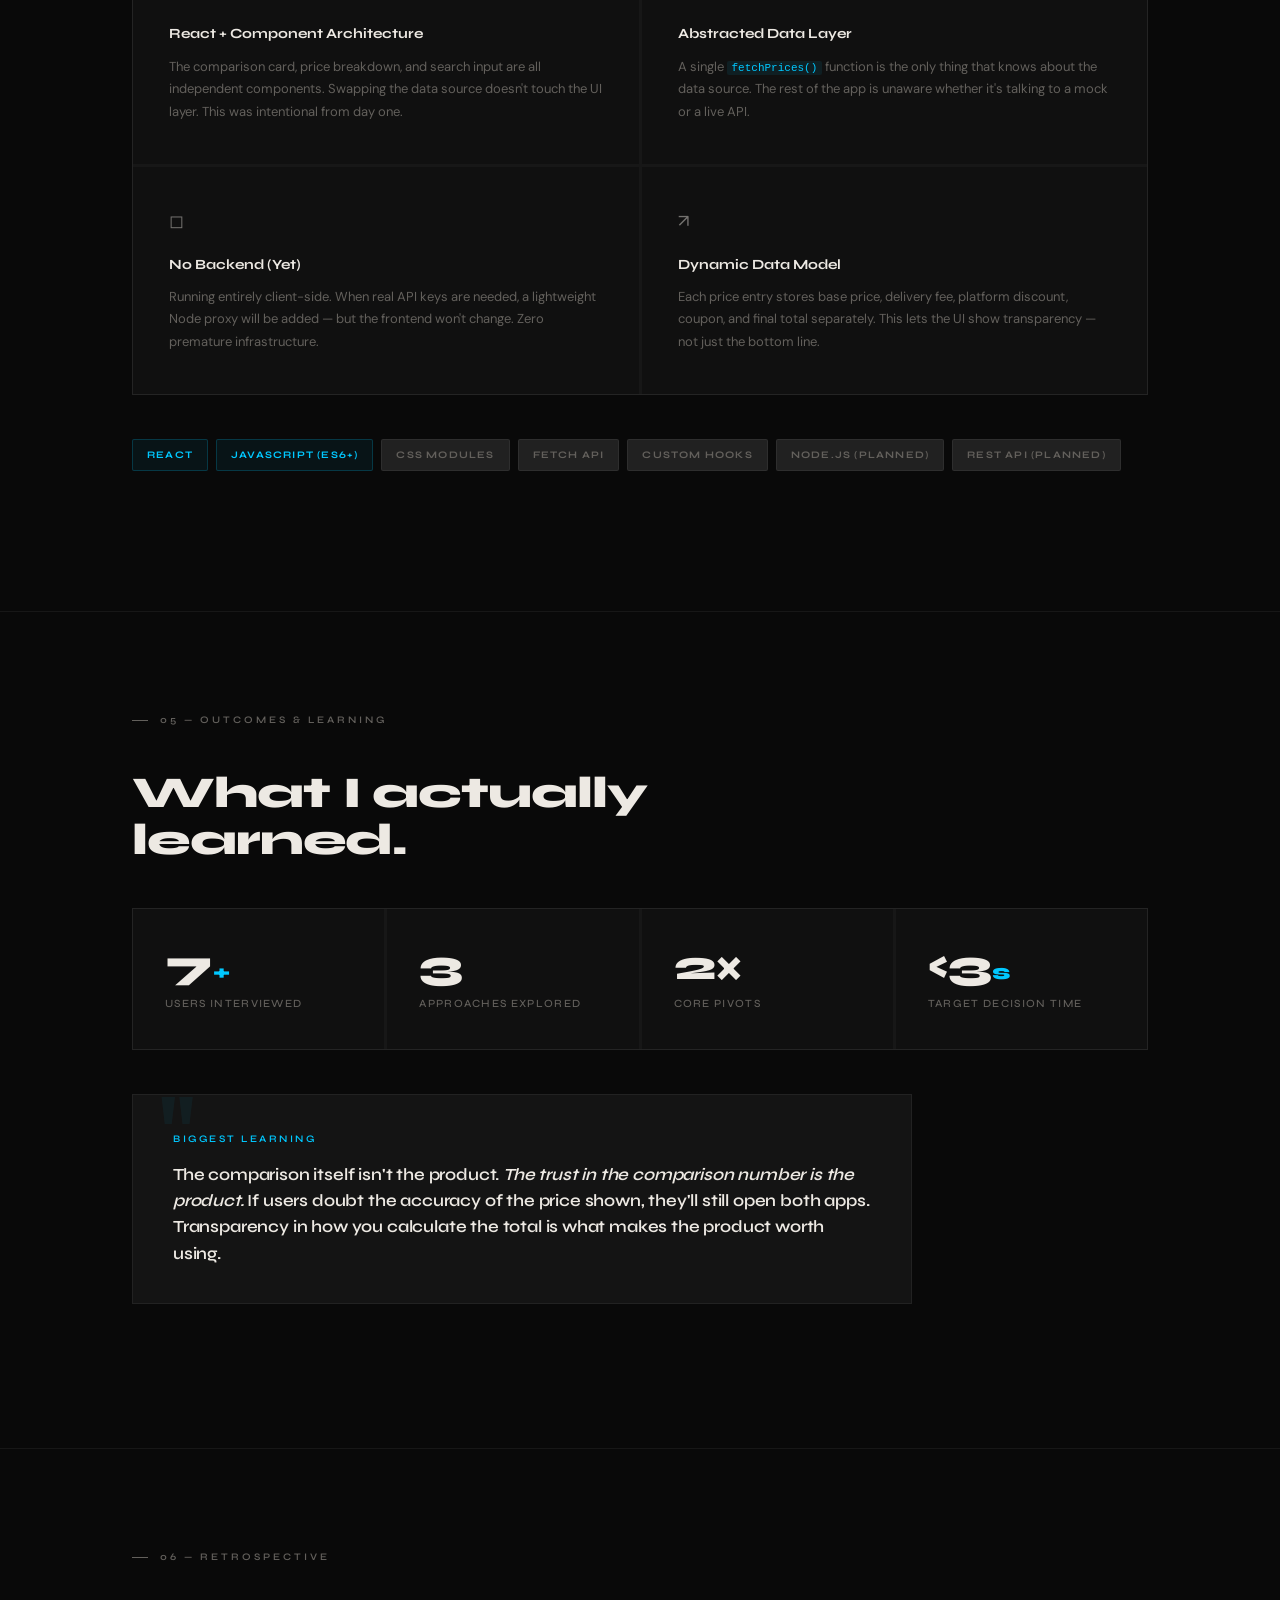
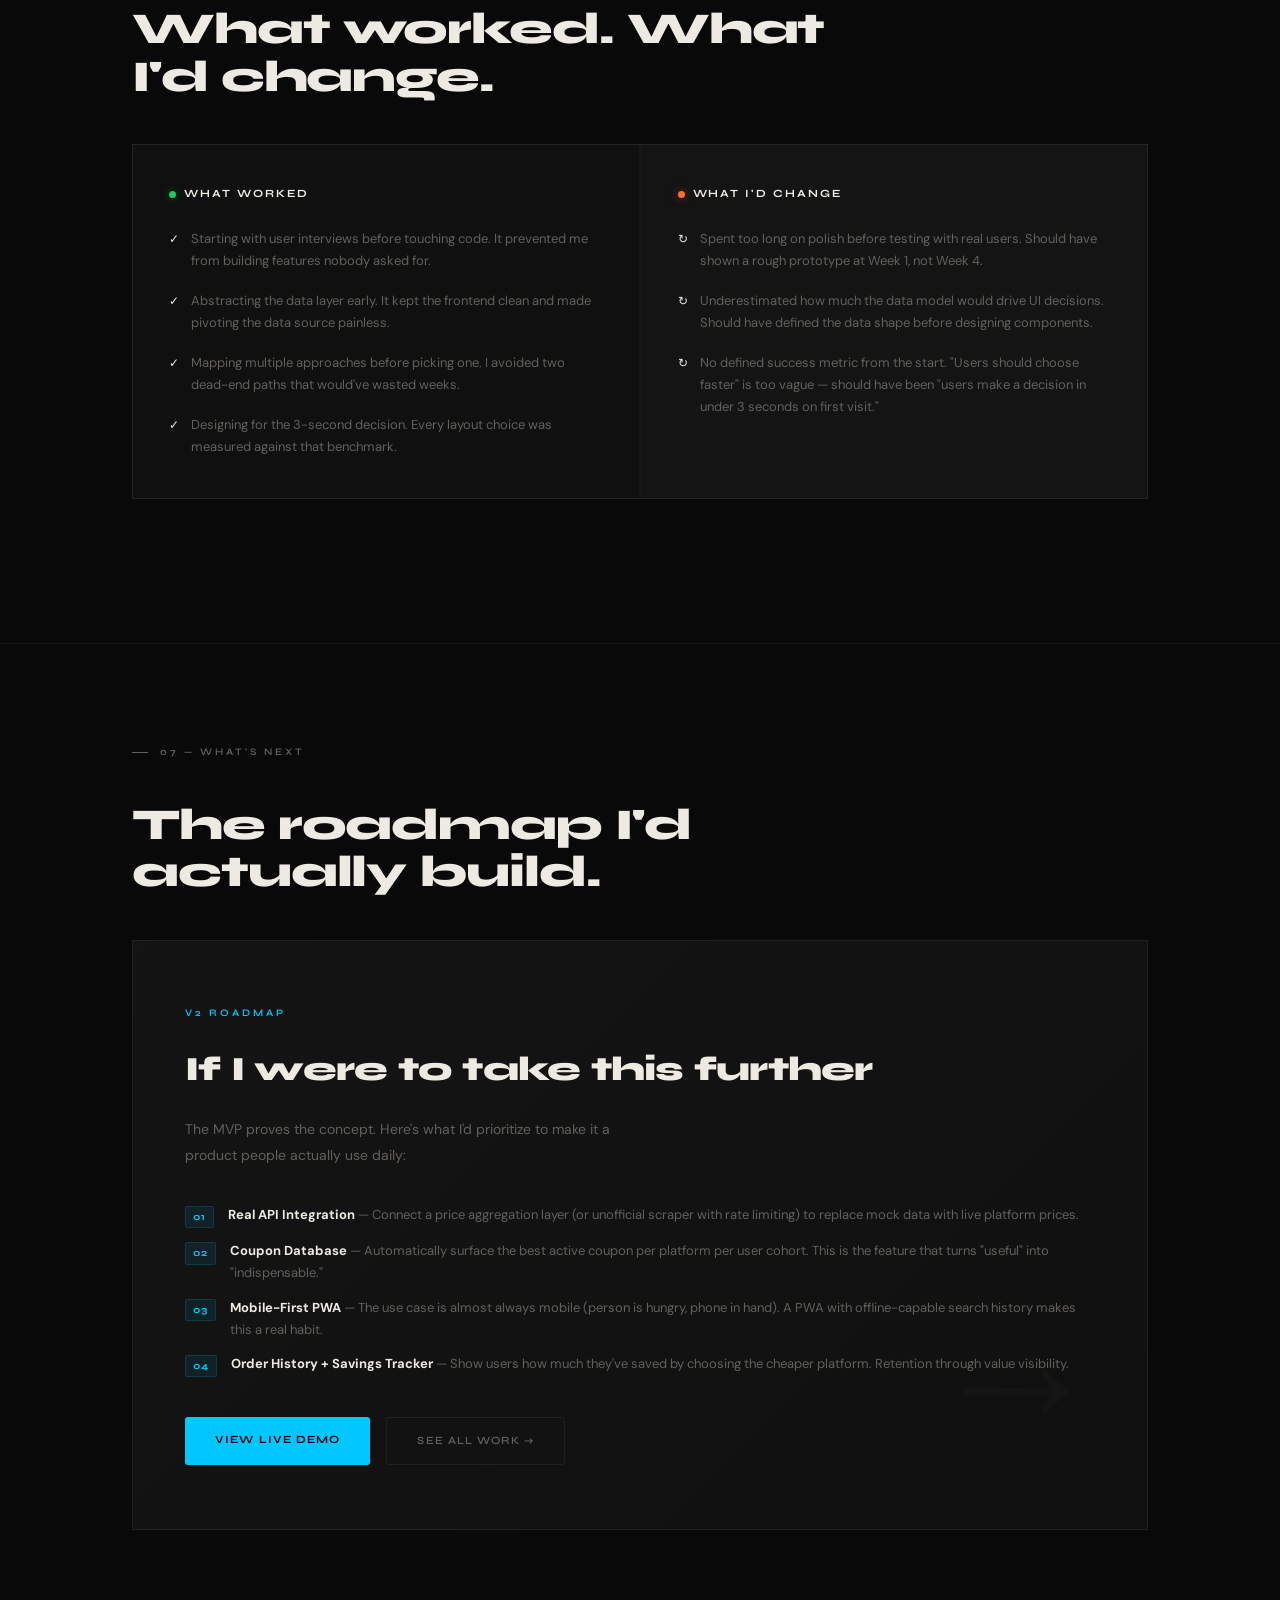
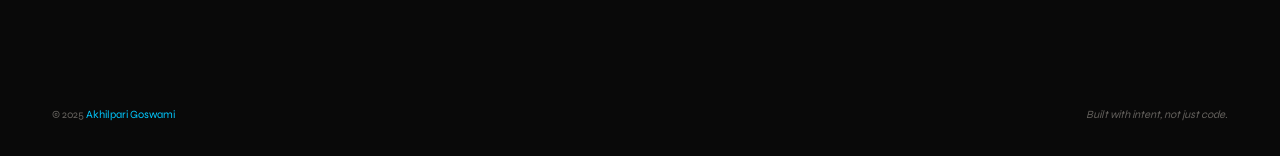
<file: case_study_kc.html>
<!DOCTYPE html>
<html lang="en">
<head>
  <meta charset="UTF-8" />
  <meta name="viewport" content="width=device-width, initial-scale=1.0"/>

  <!-- <title>KnightCraving — Case Study · Akhilpari Goswami</title> -->
<!-- <meta name="description" content="How I figured out what to build and why — the full product thinking behind KnightCraving, a food price comparison tool."> -->
<!-- <meta property="og:url" content="https://akhilpari.com/case-study.html">
<meta property="og:title" content="KnightCraving Case Study — Akhilpari Goswami">
<meta property="og:description" content="From friction to product — how I mapped the problem, evaluated 3 approaches, and built a food price comparison tool people actually need."> -->
<!-- <meta name="twitter:url" content="https://akhilpari.com/case-study.html">
<meta name="twitter:title" content="KnightCraving Case Study — Akhilpari Goswami">
<meta name="twitter:description" content="From friction to product — how I mapped the problem, evaluated 3 approaches, and built a food price comparison tool."> -->
<link rel="canonical" href="https://akhilpari.com/case-study.html">

  <!-- Primary Meta -->
   <title>KnightCraving — Case Study · Akhilpari Goswami</title>
  <meta name="description" content="How I figured out what to build and why — the full product thinking behind KnightCraving, a food price comparison tool.">
  <meta name="author" content="Akhilpari Goswami">
  <meta name="keywords" content="Akhilpari Goswami, Product Engineer, GEC Rajkot, React Developer, AI DS, Portfolio">

  <!-- Open Graph (LinkedIn, WhatsApp, Facebook) -->
  <meta property="og:type" content="website">
  <meta property="og:url" content="https://akhilpari.com/case-study.html">
  <meta property="og:title" content="KnightCraving Case Study — Akhilpari Goswami">
  <meta property="og:description" content="From friction to product — how I mapped the problem, evaluated 3 approaches, and built a food price comparison tool people actually need.">
  <meta property="og:image" content="https://akhilpari.com/og-image.png">

  <!-- Twitter / X Card -->
  <meta name="twitter:card" content="summary_large_image">
  <meta name="twitter:url" content="https://akhilpari.com/case-study.html">
  <meta name="twitter:title" content="KnightCraving Case Study — Akhilpari Goswami">
  <meta name="twitter:description" content="From friction to product — how I mapped the problem, evaluated 3 approaches, and built a food price comparison tool.">
  <meta name="twitter:image" content="https://akhilpari.com/og-image.png">

  <!-- Canonical -->
  <link rel="canonical" href="https://akhilpari.com/case-study.html">

  <!-- Fonts -->
  <link rel="preconnect" href="https://fonts.googleapis.com">
  <link rel="preconnect" href="https://fonts.gstatic.com" crossorigin>
  <link href="https://fonts.googleapis.com/css2?family=Bebas+Neue&family=Syne:wght@400;500;600;700;800&family=DM+Sans:ital,opsz,wght@0,9..40,300;0,9..40,400;0,9..40,500;1,9..40,300&display=swap" rel="stylesheet">
  <style>
    *, *::before, *::after { box-sizing: border-box; margin: 0; padding: 0; }

    :root {
      --bg: #090909;
      --bg2: #101010;
      --bg3: #141414;
      --surface: #1a1a1a;
      --surface2: #212121;
      --border: rgba(255,255,255,0.06);
      --text: #ede9e3;
      --text-muted: #63605c;
      --text-dim: #2e2c2a;
      --accent: #00c8ff;
      --accent-warm: #ff6b35;
      --accent-glow: rgba(0,200,255,0.12);
      --font-display: 'Bebas Neue', sans-serif;
      --font-body: 'DM Sans', sans-serif;
      --font-ui: 'Syne', sans-serif;
      --radius: 3px;
      --col: 780px;
    }

    html { scroll-behavior: smooth; }

    body {
      background: var(--bg);
      color: var(--text);
      font-family: var(--font-body);
      font-size: 15px;
      line-height: 1.65;
      overflow-x: hidden;
      cursor: none;
    }

    /* ── Cursor ── */
    #cursor { position: fixed; top: 0; left: 0; z-index: 9999; pointer-events: none; }
    .cursor-dot { width: 5px; height: 5px; background: var(--accent); border-radius: 50%; transform: translate(-50%,-50%); }
    .cursor-ring {
      position: absolute; top: 0; left: 0; width: 32px; height: 32px;
      border: 1px solid rgba(0,200,255,.35); border-radius: 50%;
      transform: translate(-50%,-50%); transition: width .25s, height .25s, border-color .25s, background .25s;
    }
    .cursor-ring.hovered { width: 48px; height: 48px; border-color: var(--accent); background: rgba(0,200,255,.04); }

    /* ── Noise overlay ── */
    body::before {
      content: ''; position: fixed; inset: 0; z-index: 0;
      background-image: url("data:image/svg+xml,%3Csvg viewBox='0 0 200 200' xmlns='http://www.w3.org/2000/svg'%3E%3Cfilter id='n'%3E%3CfeTurbulence type='fractalNoise' baseFrequency='0.85' numOctaves='4' stitchTiles='stitch'/%3E%3C/filter%3E%3Crect width='100%25' height='100%25' filter='url(%23n)'/%3E%3C/svg%3E");
      opacity: 0.022; pointer-events: none;
    }

    /* ── Progress bar ── */
    #progress {
      position: fixed; top: 0; left: 0; height: 2px; background: var(--accent);
      z-index: 300; width: 0%; transition: width .1s linear;
      box-shadow: 0 0 10px rgba(0,200,255,.5);
    }

    /* ── Nav ── */
    nav {
      position: fixed; top: 0; left: 0; right: 0; z-index: 200;
      display: flex; align-items: center; justify-content: space-between;
      padding: 18px 52px;
      background: rgba(9,9,9,.88); backdrop-filter: blur(16px);
      border-bottom: 1px solid var(--border);
    }
    .nav-back {
      font-family: var(--font-ui); font-size: 11px; font-weight: 600;
      letter-spacing: .12em; text-transform: uppercase;
      color: var(--text-muted); text-decoration: none;
      display: flex; align-items: center; gap: 8px; transition: color .2s;
    }
    .nav-back:hover { color: var(--text); }
    .nav-logo { font-family: var(--font-ui); font-weight: 800; font-size: 12px; letter-spacing: .22em; text-transform: uppercase; color: var(--text); text-decoration: none; }
    .nav-logo span { color: var(--accent); }
    .nav-tag {
      font-family: var(--font-ui); font-size: 10px; font-weight: 600;
      letter-spacing: .18em; text-transform: uppercase;
      color: var(--text-muted); background: var(--surface2);
      border: 1px solid var(--border); padding: 6px 14px; border-radius: var(--radius);
    }

    /* ── Hero cover ── */
    .cs-hero {
      padding-top: 100px; min-height: 100vh;
      display: flex; flex-direction: column; justify-content: flex-end;
      border-bottom: 1px solid var(--border); position: relative; overflow: hidden;
    }
    .cs-hero-bg-word {
      position: absolute; bottom: -30px; left: -10px;
      font-family: var(--font-display); font-size: clamp(200px, 28vw, 380px);
      line-height: 1; color: rgba(255,255,255,.018); letter-spacing: -10px;
      user-select: none; pointer-events: none; white-space: nowrap;
    }
    .cs-hero-orb {
      position: absolute; top: -60px; right: -100px;
      width: 600px; height: 600px;
      background: radial-gradient(circle, rgba(0,200,255,.06) 0%, transparent 65%);
      pointer-events: none; animation: orb 8s ease-in-out infinite;
    }
    @keyframes orb { 0%,100%{transform:scale(1) translate(0,0)} 50%{transform:scale(1.08) translate(20px,-20px)} }

    .cs-hero-inner {
      padding: 0 52px 0;
      position: relative; z-index: 1;
    }
    .cs-breadcrumb {
      font-family: var(--font-ui); font-size: 10px; font-weight: 600;
      letter-spacing: .28em; text-transform: uppercase; color: var(--text-muted);
      display: flex; align-items: center; gap: 10px; margin-bottom: 36px;
    }
    .cs-breadcrumb span { color: var(--accent); }
    .cs-hero-title {
      font-family: var(--font-ui);
      font-size: clamp(52px, 9vw, 120px);
      font-weight: 800; line-height: .92; letter-spacing: -.04em;
      margin-bottom: 32px; max-width: 900px;
    }
    .cs-hero-title em { font-style: italic; color: var(--accent); }
    .cs-hero-meta {
      display: flex; gap: 0; flex-wrap: wrap;
      border-top: 1px solid var(--border); border-bottom: 1px solid var(--border);
      margin: 48px 0 0;
    }
    .cs-meta-item {
      flex: 1; min-width: 160px; padding: 22px 32px 22px 0;
      border-right: 1px solid var(--border);
    }
    .cs-meta-item:last-child { border-right: none; }
    .cs-meta-label {
      font-family: var(--font-ui); font-size: 10px; font-weight: 600;
      letter-spacing: .22em; text-transform: uppercase; color: var(--text-muted); margin-bottom: 6px;
    }
    .cs-meta-val {
      font-family: var(--font-ui); font-size: 14px; font-weight: 700; color: var(--text);
    }
    .cs-meta-val.accent { color: var(--accent); }

    /* ── Layout ── */
    .cs-body { position: relative; z-index: 1; }
    .cs-container { max-width: 1120px; margin: 0 auto; padding: 0 52px; }
    .cs-col { max-width: var(--col); }

    /* ── Section ── */
    .cs-section { padding: 100px 0; border-bottom: 1px solid var(--border); }
    .cs-section-label {
      font-family: var(--font-ui); font-size: 10px; font-weight: 600;
      letter-spacing: .3em; text-transform: uppercase; color: var(--text-muted);
      display: flex; align-items: center; gap: 12px; margin-bottom: 40px;
    }
    .cs-section-label::before { content:''; width:16px; height:1px; background:var(--text-muted); }
    .cs-section-title {
      font-family: var(--font-ui); font-size: clamp(28px,3.5vw,44px);
      font-weight: 800; letter-spacing: -.025em; margin-bottom: 28px; line-height: 1.08;
    }
    .cs-text {
      font-size: 15px; color: var(--text-muted); line-height: 1.85;
      font-weight: 300; margin-bottom: 20px;
    }
    .cs-text strong { color: var(--text); font-weight: 500; }
    .cs-text em { color: var(--accent); font-style: normal; }

    /* ── Problem statement ── */
    .cs-pullquote {
      border-left: 2px solid var(--accent); margin: 44px 0;
      padding: 24px 32px;
      background: rgba(0,200,255,.03);
    }
    .cs-pullquote p {
      font-family: var(--font-ui); font-size: clamp(17px,2vw,22px);
      font-weight: 700; letter-spacing: -.015em; line-height: 1.45; color: var(--text);
    }
    .cs-pullquote cite {
      font-family: var(--font-body); font-size: 11px; color: var(--text-muted);
      letter-spacing: .1em; text-transform: uppercase; margin-top: 10px; display: block;
    }

    /* ── Two-col layout ── */
    .cs-2col {
      display: grid; grid-template-columns: 1fr 1fr;
      gap: 3px; background: var(--border); border: 1px solid var(--border);
      margin: 44px 0;
    }
    .cs-2col-cell {
      background: var(--bg2); padding: 40px 36px;
    }
    .cs-2col-cell:hover { background: var(--bg3); }
    .cell-icon { font-size: 18px; opacity: .45; margin-bottom: 16px; }
    .cell-title { font-family: var(--font-ui); font-size: 14px; font-weight: 700; margin-bottom: 10px; }
    .cell-text { font-size: 13px; color: var(--text-muted); line-height: 1.75; }

    /* ── Decision table ── */
    .cs-decision-grid {
      display: grid; grid-template-columns: repeat(3,1fr);
      gap: 3px; background: var(--border); border: 1px solid var(--border); margin: 44px 0;
    }
    .dg-cell {
      background: var(--bg2); padding: 28px 28px; position: relative;
    }
    .dg-cell:hover { background: var(--bg3); }
    .dg-num {
      font-family: var(--font-display); font-size: 64px; line-height: 1;
      color: rgba(255,255,255,.025); position: absolute; top: 10px; right: 14px;
      user-select: none;
    }
    .dg-label {
      font-family: var(--font-ui); font-size: 10px; font-weight: 600;
      letter-spacing: .2em; text-transform: uppercase; color: var(--text-muted); margin-bottom: 10px;
    }
    .dg-title { font-family: var(--font-ui); font-size: 16px; font-weight: 800; margin-bottom: 8px; }
    .dg-text { font-size: 12px; color: var(--text-muted); line-height: 1.7; }
    .dg-verdict {
      display: inline-block; margin-top: 14px;
      font-family: var(--font-ui); font-size: 9px; font-weight: 700; letter-spacing: .18em; text-transform: uppercase;
      padding: 3px 8px; border-radius: 2px;
    }
    .verdict-chosen { background: rgba(0,200,255,.12); color: var(--accent); border: 1px solid rgba(0,200,255,.2); }
    .verdict-dropped { background: rgba(255,107,53,.08); color: var(--accent-warm); border: 1px solid rgba(255,107,53,.15); }

    /* ── Journey timeline ── */
    .cs-timeline { margin: 44px 0; position: relative; padding-left: 0; }
    .timeline-line {
      position: absolute; left: 16px; top: 14px; bottom: 14px;
      width: 1px; background: var(--border);
    }
    .tl-item { display: flex; gap: 32px; margin-bottom: 48px; position: relative; }
    .tl-item:last-child { margin-bottom: 0; }
    .tl-bullet {
      flex-shrink: 0; width: 33px; height: 33px;
      border-radius: 50%; background: var(--bg3); border: 1px solid var(--border);
      display: flex; align-items: center; justify-content: center;
      font-family: var(--font-ui); font-size: 10px; font-weight: 700; color: var(--accent);
      position: relative; z-index: 1;
    }
    .tl-bullet.active { background: rgba(0,200,255,.1); border-color: rgba(0,200,255,.4); }
    .tl-content { padding-top: 5px; }
    .tl-phase {
      font-family: var(--font-ui); font-size: 10px; font-weight: 600;
      letter-spacing: .2em; text-transform: uppercase; color: var(--text-muted); margin-bottom: 8px;
    }
    .tl-title { font-family: var(--font-ui); font-size: 18px; font-weight: 800; margin-bottom: 10px; }
    .tl-body { font-size: 13px; color: var(--text-muted); line-height: 1.8; }
    .tl-artifact {
      margin-top: 16px; background: var(--bg3); border: 1px solid var(--border);
      padding: 16px 20px; border-radius: var(--radius);
    }
    .tl-artifact-label {
      font-family: var(--font-ui); font-size: 9px; font-weight: 700; letter-spacing: .2em; text-transform: uppercase;
      color: var(--text-muted); margin-bottom: 6px;
    }
    .tl-artifact-content { font-size: 12px; color: var(--text-muted); font-style: italic; line-height: 1.65; }

    /* ── Insight callout ── */
    .cs-insight {
      background: var(--bg3); border: 1px solid var(--border);
      padding: 36px 40px; margin: 44px 0; position: relative; overflow: hidden;
    }
    .cs-insight::before {
      content: '"'; position: absolute; top: -10px; left: 24px;
      font-family: var(--font-display); font-size: 120px; line-height: 1;
      color: rgba(0,200,255,.06); user-select: none;
    }
    .cs-insight-label {
      font-family: var(--font-ui); font-size: 10px; font-weight: 600;
      letter-spacing: .25em; text-transform: uppercase; color: var(--accent); margin-bottom: 14px;
    }
    .cs-insight p {
      font-family: var(--font-ui); font-size: 17px; font-weight: 600;
      letter-spacing: -.01em; line-height: 1.55; color: var(--text); position: relative; z-index: 1;
    }

    /* ── Metrics ── */
    .cs-metrics {
      display: flex; flex-wrap: wrap; gap: 3px;
      background: var(--border); border: 1px solid var(--border); margin: 44px 0;
    }
    .metric-cell {
      flex: 1; min-width: 160px; background: var(--bg2); padding: 36px 32px;
    }
    .metric-num {
      font-family: var(--font-ui); font-size: 42px; font-weight: 800;
      letter-spacing: -.04em; color: var(--text); line-height: 1; margin-bottom: 8px;
    }
    .metric-num .unit { font-size: 22px; color: var(--accent); margin-left: 2px; }
    .metric-label {
      font-family: var(--font-ui); font-size: 11px; font-weight: 500;
      letter-spacing: .12em; text-transform: uppercase; color: var(--text-muted);
    }

    /* ── Tech stack visual ── */
    .cs-stack { display: flex; flex-wrap: wrap; gap: 8px; margin: 24px 0 40px; }
    .stack-chip {
      font-family: var(--font-ui); font-size: 10px; font-weight: 700;
      letter-spacing: .12em; text-transform: uppercase;
      padding: 7px 14px; border-radius: 2px;
      background: var(--surface2); color: var(--text-muted); border: 1px solid var(--border);
      transition: color .2s, border-color .2s, background .2s;
    }
    .stack-chip:hover { color: var(--accent); border-color: rgba(0,200,255,.25); background: rgba(0,200,255,.05); }
    .stack-chip.primary { color: var(--accent); border-color: rgba(0,200,255,.2); background: rgba(0,200,255,.06); }

    /* ── What I'd do differently ── */
    .cs-retro {
      display: grid; grid-template-columns: 1fr 1fr;
      gap: 3px; background: var(--border); border: 1px solid var(--border); margin: 44px 0;
    }
    .retro-col { background: var(--bg2); padding: 40px 36px; }
    .retro-col-header {
      font-family: var(--font-ui); font-size: 11px; font-weight: 700;
      letter-spacing: .18em; text-transform: uppercase; margin-bottom: 24px;
      display: flex; align-items: center; gap: 8px;
    }
    .retro-dot-green { width: 7px; height: 7px; border-radius: 50%; background: #22c55e; box-shadow: 0 0 8px rgba(34,197,94,.4); }
    .retro-dot-amber { width: 7px; height: 7px; border-radius: 50%; background: var(--accent-warm); box-shadow: 0 0 8px rgba(255,107,53,.4); }
    .retro-item {
      display: flex; gap: 12px; margin-bottom: 18px; align-items: flex-start;
    }
    .retro-item:last-child { margin-bottom: 0; }
    .retro-icon { font-size: 12px; margin-top: 2px; flex-shrink: 0; }
    .retro-text { font-size: 13px; color: var(--text-muted); line-height: 1.7; }

    /* ── Next steps ── */
    .cs-next {
      background: linear-gradient(135deg, var(--bg3), var(--bg2));
      border: 1px solid var(--border); padding: 64px 52px; margin: 44px 0;
      position: relative; overflow: hidden;
    }
    .cs-next::after {
      content: '→';
      position: absolute; right: 40px; bottom: -10px;
      font-family: var(--font-display); font-size: 180px; color: rgba(255,255,255,.018);
      user-select: none;
    }
    .cs-next-label {
      font-family: var(--font-ui); font-size: 10px; font-weight: 600;
      letter-spacing: .3em; text-transform: uppercase; color: var(--accent); margin-bottom: 20px;
    }
    .cs-next-title {
      font-family: var(--font-ui); font-size: clamp(22px,3vw,34px);
      font-weight: 800; letter-spacing: -.022em; margin-bottom: 20px;
    }
    .cs-next-text { font-size: 14px; color: var(--text-muted); line-height: 1.8; max-width: 480px; margin-bottom: 36px; }
    .cs-next-list { display: flex; flex-direction: column; gap: 12px; margin-bottom: 40px; }
    .cs-next-list-item {
      display: flex; gap: 14px; align-items: flex-start;
    }
    .next-num {
      font-family: var(--font-ui); font-size: 10px; font-weight: 700; letter-spacing: .1em;
      color: var(--accent); background: rgba(0,200,255,.08); border: 1px solid rgba(0,200,255,.15);
      padding: 2px 7px; border-radius: 2px; flex-shrink: 0; margin-top: 2px;
    }
    .next-item-text { font-size: 13px; color: var(--text-muted); line-height: 1.7; }

    /* ── CTA ── */
    .cs-cta { display: flex; gap: 16px; flex-wrap: wrap; }
    .btn-primary {
      font-family: var(--font-ui); font-size: 11px; font-weight: 700;
      letter-spacing: .1em; text-transform: uppercase;
      color: var(--bg); background: var(--accent);
      padding: 14px 30px; border-radius: var(--radius); text-decoration: none;
      transition: box-shadow .3s, transform .2s;
    }
    .btn-primary:hover { box-shadow: 0 0 32px rgba(0,200,255,.4); transform: translateY(-2px); }
    .btn-ghost {
      font-family: var(--font-ui); font-size: 11px; font-weight: 600;
      letter-spacing: .1em; text-transform: uppercase;
      color: var(--text-muted); text-decoration: none; border: 1px solid var(--border);
      padding: 14px 30px; border-radius: var(--radius);
      display: flex; align-items: center; gap: 8px; transition: color .2s, border-color .2s;
    }
    .btn-ghost:hover { color: var(--text); border-color: rgba(255,255,255,.15); }

    /* ── Footer ── */
    .cs-footer {
      padding: 32px 52px;
      display: flex; align-items: center; justify-content: space-between;
    }
    .footer-copy { font-family: var(--font-ui); font-size: 11px; color: var(--text-muted); }
    .footer-copy span { color: var(--accent); }
    .footer-right { font-family: var(--font-ui); font-size: 11px; color: var(--text-muted); font-style: italic; }

    /* ── Reveal ── */
    .reveal { opacity: 0; transform: translateY(22px); transition: opacity .6s ease, transform .6s ease; }
    .reveal.visible { opacity: 1; transform: translateY(0); }
    .d1 { transition-delay: .12s; } .d2 { transition-delay: .24s; } .d3 { transition-delay: .38s; }

    ::-webkit-scrollbar { width: 3px; }
    ::-webkit-scrollbar-track { background: var(--bg); }
    ::-webkit-scrollbar-thumb { background: var(--surface2); border-radius: 2px; }

    @media (max-width: 768px) {
      nav { padding: 16px 24px; }
      .cs-hero-inner { padding: 0 24px; }
      .cs-container { padding: 0 24px; }
      .cs-hero-title { font-size: 44px; }
      .cs-meta-item { min-width: 130px; padding: 18px 20px 18px 0; }
      .cs-2col, .cs-decision-grid, .cs-retro { grid-template-columns: 1fr; }
      .cs-footer { padding: 24px; flex-direction: column; gap: 12px; text-align: center; }
      .cs-next { padding: 40px 28px; }
    }
  </style>
</head>
<body>

<div id="progress"></div>

<div id="cursor">
  <div class="cursor-dot"></div>
  <div class="cursor-ring"></div>
</div>

<!-- NAV -->
<nav>
  <a href="index.html" class="nav-back">← Back</a>
  <a href="index.html" class="nav-logo">AG<span>.</span></a>
  <span class="nav-tag">Case Study</span>
</nav>

<!-- HERO COVER -->
<section class="cs-hero">
  <div class="cs-hero-orb"></div>
  <div class="cs-hero-bg-word">KNIGHT</div>
  <div class="cs-hero-inner">
    <div class="cs-breadcrumb reveal">Work <span>/</span> Case Study <span>/</span> Food Tech</div>
    <h1 class="cs-hero-title reveal d1">
      Knight<em>Craving</em>
    </h1>
    <p class="cs-text reveal d2" style="max-width:520px; margin-bottom:0; font-size:16px;">
      How a 10-second habit became a product idea — and what I learned building it.
    </p>
    <div class="cs-hero-meta reveal d3">
      <div class="cs-meta-item">
        <div class="cs-meta-label">Status</div>
        <div class="cs-meta-val accent">Mostly Done</div>
      </div>
      <div class="cs-meta-item">
        <div class="cs-meta-label">Category</div>
        <div class="cs-meta-val">Food Tech · Price Comparison</div>
      </div>
      <div class="cs-meta-item">
        <div class="cs-meta-label">Stack</div>
        <div class="cs-meta-val">React · JS · API Integration</div>
      </div>
      <div class="cs-meta-item">
        <div class="cs-meta-label">Timeline</div>
        <div class="cs-meta-val">4–6 Weeks</div>
      </div>
    </div>
  </div>
</section>

<!-- BODY -->
<div class="cs-body">

  <!-- 01 — THE PROBLEM -->
  <section class="cs-section">
    <div class="cs-container">
      <div class="cs-col">
        <div class="cs-section-label reveal">01 — The Problem</div>
        <h2 class="cs-section-title reveal">People aren't lazy. The experience is broken.</h2>
        <p class="cs-text reveal">
          Order food in India today and you're doing mental math. <strong>Zomato or Swiggy?</strong> Same restaurant, different prices, different coupons, different delivery fees. The user has to open two apps, compare totals, factor in wallet credits — all before they've even decided what to eat.
        </p>
        <p class="cs-text reveal">
          This isn't a rare edge case. <em>Every delivery order triggers this friction.</em> It's a 30–60 second tax on a decision that should take 5 seconds.
        </p>
      </div>

      <div class="cs-pullquote reveal">
        <p>"Why am I doing price research just to order biryani?"</p>
        <cite>— A real thing I said to myself that turned into this product</cite>
      </div>

      <div class="cs-2col reveal">
        <div class="cs-2col-cell">
          <div class="cell-icon">⚡</div>
          <div class="cell-title">The Friction</div>
          <p class="cell-text">Switch between two apps, apply coupons mentally, estimate delivery fees, compare total prices — for every single order.</p>
        </div>
        <div class="cs-2col-cell">
          <div class="cell-icon">◎</div>
          <div class="cell-title">The Actual Need</div>
          <p class="cell-text">See the final price side-by-side. One glance. No math. Pick the cheaper option and order. Done.</p>
        </div>
      </div>
    </div>
  </section>

  <!-- 02 — THE DECISION -->
  <section class="cs-section">
    <div class="cs-container">
      <div class="cs-col">
        <div class="cs-section-label reveal">02 — The Decision Space</div>
        <h2 class="cs-section-title reveal">Three approaches. One chosen.</h2>
        <p class="cs-text reveal">
          Before writing a line of code, I mapped three structurally different approaches. Each had a different product surface, technical risk profile, and growth ceiling. Here's how I evaluated them:
        </p>
      </div>
      <div class="cs-decision-grid reveal">
        <div class="dg-cell">
          <div class="dg-num">A</div>
          <div class="dg-label">Approach A</div>
          <div class="dg-title">Browser Extension</div>
          <p class="dg-text">Inject a comparison widget inside Zomato/Swiggy pages. Minimal UI, contextual, zero context switch.</p>
          <span class="dg-verdict verdict-dropped">Dropped — API walls</span>
        </div>
        <div class="dg-cell">
          <div class="dg-num">B</div>
          <div class="dg-label">Approach B</div>
          <div class="dg-title">Standalone Web App</div>
          <p class="dg-text">Dedicated search interface that pulls prices from both platforms and shows a side-by-side breakdown. Platform-independent.</p>
          <span class="dg-verdict verdict-chosen">✓ Chosen — Most Viable</span>
        </div>
        <div class="dg-cell">
          <div class="dg-num">C</div>
          <div class="dg-label">Approach C</div>
          <div class="dg-title">WhatsApp Bot</div>
          <p class="dg-text">Send "pizza near me" to a bot, get a comparison back. Low friction, familiar channel.</p>
          <span class="dg-verdict verdict-dropped">Dropped — High ops cost</span>
        </div>
      </div>
      <div class="cs-col">
        <div class="cs-insight reveal">
          <div class="cs-insight-label">Key Insight</div>
          <p>The browser extension was elegant but brittle — Zomato and Swiggy actively resist scraping. The bot was delightful but required backend infrastructure and real-time data that wasn't realistic at this stage. A standalone web app was the smallest viable surface to prove the core value.</p>
        </div>
      </div>
    </div>
  </section>

  <!-- 03 — JOURNEY -->
  <section class="cs-section">
    <div class="cs-container">
      <div class="cs-col">
        <div class="cs-section-label reveal">03 — The Journey</div>
        <h2 class="cs-section-title reveal">How it actually got built.</h2>
      </div>
      <div class="cs-timeline reveal">
        <div class="timeline-line"></div>

        <div class="tl-item">
          <div class="tl-bullet active">01</div>
          <div class="tl-content">
            <div class="tl-phase">Week 1 · Discovery</div>
            <div class="tl-title">Validating the friction was real</div>
            <p class="tl-body">Talked to 7 people who order food regularly. Asked them: how often do you compare platforms before ordering? 6 of 7 said "always" or "sometimes". None had a good solution. That was enough signal.</p>
            <div class="tl-artifact">
              <div class="tl-artifact-label">Early Assumption</div>
              <div class="tl-artifact-content">"If users could see both prices in one view, they'd choose the cheaper option 80%+ of the time."</div>
            </div>
          </div>
        </div>

        <div class="tl-item">
          <div class="tl-bullet">02</div>
          <div class="tl-content">
            <div class="tl-phase">Week 2 · Architecture</div>
            <div class="tl-title">Solving the data problem first</div>
            <p class="tl-body">The hardest part wasn't UI — it was data. Neither Zomato nor Swiggy offers a public price API. I explored official APIs (restricted), unofficial scrapers (fragile), and mock data with real UX flows (viable for MVP). Started with mock data, built real UI on top, planned real integration as V2.</p>
            <div class="tl-artifact">
              <div class="tl-artifact-label">Architecture Decision</div>
              <div class="tl-artifact-content">React frontend → Abstracted data layer → Swap mock for real API later. This kept the UI decoupled from data source, so the product could be shown and validated without being blocked on API access.</div>
            </div>
          </div>
        </div>

        <div class="tl-item">
          <div class="tl-bullet">03</div>
          <div class="tl-content">
            <div class="tl-phase">Week 3 · Build</div>
            <div class="tl-title">The core comparison interface</div>
            <p class="tl-body">Built the search, comparison table, and price breakdown components. Focused on scanability — users should be able to make the decision in under 3 seconds of looking at the screen. Color-coded delta, sorted by total cost, platform logos for instant recognition.</p>
          </div>
        </div>

        <div class="tl-item">
          <div class="tl-bullet">04</div>
          <div class="tl-content">
            <div class="tl-phase">Week 4–5 · Refinement</div>
            <div class="tl-title">What feedback broke and what it built</div>
            <p class="tl-body">Showed it to 5 people. Biggest feedback: "I want to see the discount applied, not just the base price." That forced me to rethink the data model — I needed to track promo codes, platform discounts, and delivery fees separately before surfacing a final number. Rebuilt the calculation logic around this.</p>
            <div class="tl-artifact">
              <div class="tl-artifact-label">Lesson</div>
              <div class="tl-artifact-content">The UI wasn't the hard part. The data model was. A comparison product lives or dies by the accuracy and transparency of how it calculates the final number.</div>
            </div>
          </div>
        </div>

        <div class="tl-item">
          <div class="tl-bullet">05</div>
          <div class="tl-content">
            <div class="tl-phase">Week 6 · Where It Is Now</div>
            <div class="tl-title">Done enough to prove the point</div>
            <p class="tl-body">The product works as a functional proof of concept. The comparison flow is complete, the UI is clean, and the data architecture is ready to connect to a real API. It's not launched — but it's built with the intent to launch.</p>
          </div>
        </div>
      </div>
    </div>
  </section>

  <!-- 04 — TECHNICAL DECISIONS -->
  <section class="cs-section">
    <div class="cs-container">
      <div class="cs-col">
        <div class="cs-section-label reveal">04 — Technical Decisions</div>
        <h2 class="cs-section-title reveal">Why each piece was chosen.</h2>
        <p class="cs-text reveal">Every tech decision was made around one constraint: <strong>this needs to be easy to swap out when real data arrives.</strong></p>
      </div>
      <div class="cs-2col reveal">
        <div class="cs-2col-cell">
          <div class="cell-icon">⚛</div>
          <div class="cell-title">React + Component Architecture</div>
          <p class="cell-text">The comparison card, price breakdown, and search input are all independent components. Swapping the data source doesn't touch the UI layer. This was intentional from day one.</p>
        </div>
        <div class="cs-2col-cell">
          <div class="cell-icon">⟳</div>
          <div class="cell-title">Abstracted Data Layer</div>
          <p class="cell-text">A single <code style="font-size:11px;color:var(--accent);background:rgba(0,200,255,.08);padding:1px 5px;border-radius:2px;">fetchPrices()</code> function is the only thing that knows about the data source. The rest of the app is unaware whether it's talking to a mock or a live API.</p>
        </div>
        <div class="cs-2col-cell">
          <div class="cell-icon">◻</div>
          <div class="cell-title">No Backend (Yet)</div>
          <p class="cell-text">Running entirely client-side. When real API keys are needed, a lightweight Node proxy will be added — but the frontend won't change. Zero premature infrastructure.</p>
        </div>
        <div class="cs-2col-cell">
          <div class="cell-icon">↗</div>
          <div class="cell-title">Dynamic Data Model</div>
          <p class="cell-text">Each price entry stores base price, delivery fee, platform discount, coupon, and final total separately. This lets the UI show transparency — not just the bottom line.</p>
        </div>
      </div>
      <div class="cs-stack reveal">
        <span class="stack-chip primary">React</span>
        <span class="stack-chip primary">JavaScript (ES6+)</span>
        <span class="stack-chip">CSS Modules</span>
        <span class="stack-chip">Fetch API</span>
        <span class="stack-chip">Custom Hooks</span>
        <span class="stack-chip">Node.js (planned)</span>
        <span class="stack-chip">REST API (planned)</span>
      </div>
    </div>
  </section>

  <!-- 05 — OUTCOMES -->
  <section class="cs-section">
    <div class="cs-container">
      <div class="cs-col">
        <div class="cs-section-label reveal">05 — Outcomes & Learning</div>
        <h2 class="cs-section-title reveal">What I actually learned.</h2>
      </div>
      <div class="cs-metrics reveal">
        <div class="metric-cell">
          <div class="metric-num">7<span class="unit">+</span></div>
          <div class="metric-label">Users Interviewed</div>
        </div>
        <div class="metric-cell">
          <div class="metric-num">3</div>
          <div class="metric-label">Approaches Explored</div>
        </div>
        <div class="metric-cell">
          <div class="metric-num">2×</div>
          <div class="metric-label">Core Pivots</div>
        </div>
        <div class="metric-cell">
          <div class="metric-num">&lt;3<span class="unit">s</span></div>
          <div class="metric-label">Target Decision Time</div>
        </div>
      </div>
      <div class="cs-col">
        <div class="cs-insight reveal">
          <div class="cs-insight-label">Biggest Learning</div>
          <p>The comparison itself isn't the product. <em>The trust in the comparison number is the product.</em> If users doubt the accuracy of the price shown, they'll still open both apps. Transparency in how you calculate the total is what makes the product worth using.</p>
        </div>
      </div>
    </div>
  </section>

  <!-- 06 — RETROSPECTIVE -->
  <section class="cs-section">
    <div class="cs-container">
      <div class="cs-col">
        <div class="cs-section-label reveal">06 — Retrospective</div>
        <h2 class="cs-section-title reveal">What worked. What I'd change.</h2>
      </div>
      <div class="cs-retro reveal">
        <div class="retro-col">
          <div class="retro-col-header">
            <div class="retro-dot-green"></div>
            What Worked
          </div>
          <div class="retro-item">
            <div class="retro-icon">✓</div>
            <p class="retro-text">Starting with user interviews before touching code. It prevented me from building features nobody asked for.</p>
          </div>
          <div class="retro-item">
            <div class="retro-icon">✓</div>
            <p class="retro-text">Abstracting the data layer early. It kept the frontend clean and made pivoting the data source painless.</p>
          </div>
          <div class="retro-item">
            <div class="retro-icon">✓</div>
            <p class="retro-text">Mapping multiple approaches before picking one. I avoided two dead-end paths that would've wasted weeks.</p>
          </div>
          <div class="retro-item">
            <div class="retro-icon">✓</div>
            <p class="retro-text">Designing for the 3-second decision. Every layout choice was measured against that benchmark.</p>
          </div>
        </div>
        <div class="retro-col" style="background:var(--bg3)">
          <div class="retro-col-header">
            <div class="retro-dot-amber"></div>
            What I'd Change
          </div>
          <div class="retro-item">
            <div class="retro-icon">↻</div>
            <p class="retro-text">Spent too long on polish before testing with real users. Should have shown a rough prototype at Week 1, not Week 4.</p>
          </div>
          <div class="retro-item">
            <div class="retro-icon">↻</div>
            <p class="retro-text">Underestimated how much the data model would drive UI decisions. Should have defined the data shape before designing components.</p>
          </div>
          <div class="retro-item">
            <div class="retro-icon">↻</div>
            <p class="retro-text">No defined success metric from the start. "Users should choose faster" is too vague — should have been "users make a decision in under 3 seconds on first visit."</p>
          </div>
        </div>
      </div>
    </div>
  </section>

  <!-- 07 — NEXT STEPS -->
  <section class="cs-section" style="border-bottom:none">
    <div class="cs-container">
      <div class="cs-col">
        <div class="cs-section-label reveal">07 — What's Next</div>
        <h2 class="cs-section-title reveal">The roadmap I'd actually build.</h2>
      </div>
      <div class="cs-next reveal">
        <div class="cs-next-label">V2 Roadmap</div>
        <div class="cs-next-title">If I were to take this further</div>
        <p class="cs-next-text">The MVP proves the concept. Here's what I'd prioritize to make it a product people actually use daily:</p>
        <div class="cs-next-list">
          <div class="cs-next-list-item">
            <span class="next-num">01</span>
            <p class="next-item-text"><strong style="color:var(--text)">Real API Integration</strong> — Connect a price aggregation layer (or unofficial scraper with rate limiting) to replace mock data with live platform prices.</p>
          </div>
          <div class="cs-next-list-item">
            <span class="next-num">02</span>
            <p class="next-item-text"><strong style="color:var(--text)">Coupon Database</strong> — Automatically surface the best active coupon per platform per user cohort. This is the feature that turns "useful" into "indispensable."</p>
          </div>
          <div class="cs-next-list-item">
            <span class="next-num">03</span>
            <p class="next-item-text"><strong style="color:var(--text)">Mobile-First PWA</strong> — The use case is almost always mobile (person is hungry, phone in hand). A PWA with offline-capable search history makes this a real habit.</p>
          </div>
          <div class="cs-next-list-item">
            <span class="next-num">04</span>
            <p class="next-item-text"><strong style="color:var(--text)">Order History + Savings Tracker</strong> — Show users how much they've saved by choosing the cheaper platform. Retention through value visibility.</p>
          </div>
        </div>
        <div class="cs-cta">
          <a href="https://knight-craving.vercel.app/" target="_blank" rel="noopener noreferrer" class="btn-primary">View Live Demo</a>
          <a href="index.html#work" class="btn-ghost">See All Work →</a>
        </div>
      </div>
    </div>
  </section>

</div>

<!-- FOOTER -->
<footer class="cs-footer">
  <span class="footer-copy">© 2025 <span>Akhilpari Goswami</span></span>
  <div class="footer-right">Built with intent, not just code.</div>
</footer>

<script>
  // Cursor
  const dot = document.querySelector('.cursor-dot');
  const ring = document.querySelector('.cursor-ring');
  let mx=0,my=0,rx=0,ry=0;
  document.addEventListener('mousemove', e => { mx=e.clientX; my=e.clientY; dot.style.left=mx+'px'; dot.style.top=my+'px'; });
  (function tick(){ rx+=(mx-rx)*.11; ry+=(my-ry)*.11; ring.style.left=rx+'px'; ring.style.top=ry+'px'; requestAnimationFrame(tick); })();
  document.querySelectorAll('a,button').forEach(el => {
    el.addEventListener('mouseenter', ()=>ring.classList.add('hovered'));
    el.addEventListener('mouseleave', ()=>ring.classList.remove('hovered'));
  });

  // Reading progress bar
  const bar = document.getElementById('progress');
  window.addEventListener('scroll', () => {
    const h = document.documentElement;
    const pct = (h.scrollTop / (h.scrollHeight - h.clientHeight)) * 100;
    bar.style.width = pct + '%';
  });

  // Scroll reveal
  const io = new IntersectionObserver(entries => {
    entries.forEach(e => { if(e.isIntersecting){ e.target.classList.add('visible'); io.unobserve(e.target); } });
  }, { threshold: 0.08 });
  document.querySelectorAll('.reveal').forEach(el => io.observe(el));

  // Initial reveals (above fold)
  setTimeout(()=>document.querySelectorAll('.cs-hero .reveal').forEach((el,i)=>setTimeout(()=>el.classList.add('visible'),80+i*120)),60);
</script>
</body>
</html>
</file>
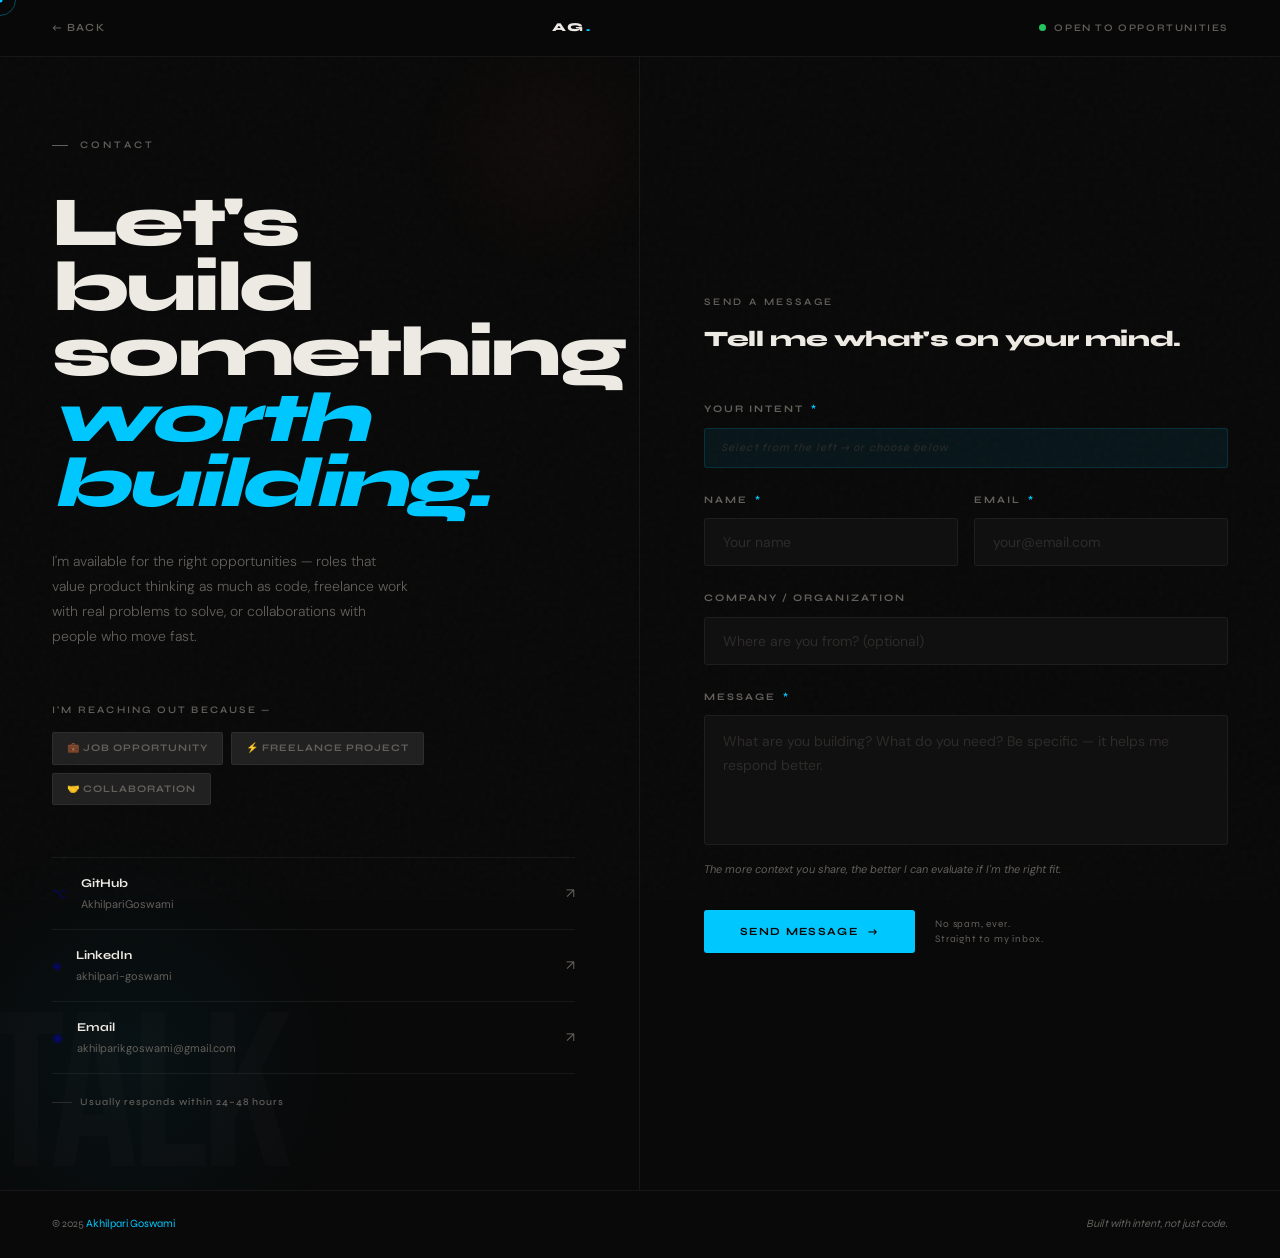
<file: contact.html>
<!DOCTYPE html>
<html lang="en">
<head>
  <meta charset="UTF-8" />
  <meta name="viewport" content="width=device-width, initial-scale=1.0"/>

  <!-- Primary Meta -->
   <title>Get in Touch — Akhilpari Goswami</title>
  <meta name="description" content="Reach out for job opportunities, freelance projects, or collaborations. I'm open to the right opportunities.">
  <meta name="author" content="Akhilpari Goswami">
  <meta name="keywords" content="Akhilpari Goswami, Product Engineer, GEC Rajkot, React Developer, AI DS, Portfolio">

  <!-- Open Graph (LinkedIn, WhatsApp, Facebook) -->
  <meta property="og:type" content="website">
  <meta property="og:url" content="https://akhilpari.com/contact.html">
  <meta property="og:title" content="Get in Touch — Akhilpari Goswami">
  <meta property="og:description" content="Open to product engineering roles, freelance work, and collaborations. Let's build something worth building.">
  <meta property="og:image" content="https://akhilpari.com/og-image.png">

  <!-- Twitter / X Card -->
  <meta name="twitter:card" content="summary_large_image">
  <meta name="twitter:url" content="https://akhilpari.com/contact.html">
  <meta name="twitter:title" content="Get in Touch — Akhilpari Goswami">
  <meta name="twitter:description" content="Open to product engineering roles, freelance work, and collaborations.">
  <meta name="twitter:image" content="https://akhilpari.com/og-image.png">

  <!-- Canonical -->
  <link rel="canonical" href="https://akhilpari.com/contact.html">

  <!-- Fonts -->
  <link rel="preconnect" href="https://fonts.googleapis.com">
  <link rel="preconnect" href="https://fonts.gstatic.com" crossorigin>
  <link href="https://fonts.googleapis.com/css2?family=Bebas+Neue&family=Syne:wght@400;500;600;700;800&family=DM+Sans:ital,opsz,wght@0,9..40,300;0,9..40,400;0,9..40,500;1,9..40,300&display=swap" rel="stylesheet">
  <style>
    *, *::before, *::after { box-sizing: border-box; margin: 0; padding: 0; }

    :root {
      --bg: #090909;
      --bg2: #101010;
      --bg3: #141414;
      --surface: #1a1a1a;
      --surface2: #212121;
      --border: rgba(255,255,255,0.06);
      --text: #ede9e3;
      --text-muted: #63605c;
      --text-dim: #2e2c2a;
      --accent: #00c8ff;
      --accent-warm: #ff6b35;
      --font-display: 'Bebas Neue', sans-serif;
      --font-body: 'DM Sans', sans-serif;
      --font-ui: 'Syne', sans-serif;
      --radius: 3px;
    }

    html { scroll-behavior: smooth; }

    body {
      background: var(--bg);
      color: var(--text);
      font-family: var(--font-body);
      font-size: 15px;
      line-height: 1.65;
      overflow-x: hidden;
      cursor: none;
      min-height: 100vh;
    }

    /* ── Cursor ── */
    #cursor { position: fixed; top: 0; left: 0; z-index: 9999; pointer-events: none; }
    .cursor-dot { width: 5px; height: 5px; background: var(--accent); border-radius: 50%; transform: translate(-50%,-50%); }
    .cursor-ring {
      position: absolute; top: 0; left: 0; width: 32px; height: 32px;
      border: 1px solid rgba(0,200,255,.35); border-radius: 50%;
      transform: translate(-50%,-50%); transition: width .25s, height .25s, border-color .25s, background .25s;
    }
    .cursor-ring.hovered { width: 48px; height: 48px; border-color: var(--accent); background: rgba(0,200,255,.04); }

    /* ── Noise ── */
    body::before {
      content: ''; position: fixed; inset: 0; z-index: 0;
      background-image: url("data:image/svg+xml,%3Csvg viewBox='0 0 200 200' xmlns='http://www.w3.org/2000/svg'%3E%3Cfilter id='n'%3E%3CfeTurbulence type='fractalNoise' baseFrequency='0.85' numOctaves='4' stitchTiles='stitch'/%3E%3C/filter%3E%3Crect width='100%25' height='100%25' filter='url(%23n)'/%3E%3C/svg%3E");
      opacity: 0.022; pointer-events: none;
    }

    /* ── Nav ── */
    nav {
      position: fixed; top: 0; left: 0; right: 0; z-index: 200;
      display: flex; align-items: center; justify-content: space-between;
      padding: 18px 52px;
      background: rgba(9,9,9,.88); backdrop-filter: blur(16px);
      border-bottom: 1px solid var(--border);
    }
    .nav-back {
      font-family: var(--font-ui); font-size: 11px; font-weight: 600;
      letter-spacing: .12em; text-transform: uppercase;
      color: var(--text-muted); text-decoration: none;
      display: flex; align-items: center; gap: 8px; transition: color .2s;
    }
    .nav-back:hover { color: var(--text); }
    .nav-logo { font-family: var(--font-ui); font-weight: 800; font-size: 12px; letter-spacing: .22em; text-transform: uppercase; color: var(--text); text-decoration: none; }
    .nav-logo span { color: var(--accent); }
    .nav-status {
      display: flex; align-items: center; gap: 8px;
      font-family: var(--font-ui); font-size: 10px; font-weight: 600;
      letter-spacing: .16em; text-transform: uppercase; color: var(--text-muted);
    }
    .status-pulse {
      width: 7px; height: 7px; border-radius: 50%; background: #22c55e;
      box-shadow: 0 0 0 0 rgba(34,197,94,.4);
      animation: pulse 2s infinite;
    }
    @keyframes pulse {
      0%   { box-shadow: 0 0 0 0 rgba(34,197,94,.4); }
      70%  { box-shadow: 0 0 0 7px rgba(34,197,94,0); }
      100% { box-shadow: 0 0 0 0 rgba(34,197,94,0); }
    }

    /* ── Page layout ── */
    .page {
      min-height: 100vh;
      display: grid;
      grid-template-columns: 1fr 1fr;
      padding-top: 57px; /* nav height */
    }

    /* ── Left panel ── */
    .left-panel {
      padding: 80px 64px 80px 52px;
      border-right: 1px solid var(--border);
      display: flex; flex-direction: column; justify-content: space-between;
      position: relative; overflow: hidden;
    }
    .left-orb {
      position: absolute; bottom: -120px; left: -120px;
      width: 500px; height: 500px;
      background: radial-gradient(circle, rgba(0,200,255,.05) 0%, transparent 65%);
      pointer-events: none; animation: orb 8s ease-in-out infinite;
    }
    .left-orb2 {
      position: absolute; top: -60px; right: -60px;
      width: 300px; height: 300px;
      background: radial-gradient(circle, rgba(255,107,53,.035) 0%, transparent 65%);
      pointer-events: none; animation: orb 10s ease-in-out infinite reverse;
    }
    @keyframes orb { 0%,100%{transform:scale(1)} 50%{transform:scale(1.1) translate(10px,-10px)} }

    .left-bg-word {
      position: absolute; bottom: -20px; left: -14px;
      font-family: var(--font-display); font-size: clamp(130px, 18vw, 220px);
      line-height: 1; color: rgba(255,255,255,.016); letter-spacing: -6px;
      user-select: none; pointer-events: none; white-space: nowrap;
    }

    .left-top { position: relative; z-index: 1; }
    .left-eyebrow {
      font-family: var(--font-ui); font-size: 10px; font-weight: 600;
      letter-spacing: .3em; text-transform: uppercase; color: var(--text-muted);
      display: flex; align-items: center; gap: 12px; margin-bottom: 36px;
    }
    .left-eyebrow::before { content:''; width:16px; height:1px; background:var(--text-muted); }

    .left-headline {
      font-family: var(--font-ui);
      font-size: clamp(42px, 5.5vw, 74px);
      font-weight: 800; line-height: .93; letter-spacing: -.038em;
      margin-bottom: 32px;
    }
    .left-headline em { font-style: italic; color: var(--accent); display: block; }

    .left-desc {
      font-size: 14px; color: var(--text-muted); line-height: 1.8;
      font-weight: 300; max-width: 360px; margin-bottom: 52px;
    }

    /* ── Intent pills ── */
    .intent-label {
      font-family: var(--font-ui); font-size: 10px; font-weight: 600;
      letter-spacing: .22em; text-transform: uppercase; color: var(--text-muted); margin-bottom: 14px;
    }
    .intent-pills { display: flex; flex-wrap: wrap; gap: 8px; margin-bottom: 52px; }
    .intent-pill {
      font-family: var(--font-ui); font-size: 10px; font-weight: 700;
      letter-spacing: .1em; text-transform: uppercase;
      padding: 7px 14px; border-radius: 2px; border: 1px solid var(--border);
      background: var(--surface2); color: var(--text-muted);
      cursor: pointer; transition: all .2s; user-select: none;
    }
    .intent-pill:hover { border-color: rgba(0,200,255,.3); color: var(--text); }
    .intent-pill.active {
      background: rgba(0,200,255,.1); border-color: rgba(0,200,255,.35);
      color: var(--accent);
    }

    /* ── Left bottom ── */
    .left-bottom { position: relative; z-index: 1; }
    .direct-links { display: flex; flex-direction: column; gap: 0; border-top: 1px solid var(--border); }
    .direct-link {
      display: flex; align-items: center; justify-content: space-between;
      padding: 16px 0; border-bottom: 1px solid var(--border);
      text-decoration: none; transition: padding-left .25s;
    }
    .direct-link:hover { padding-left: 8px; }
    .direct-link:hover .dl-arr { color: var(--accent); transform: translateX(4px); }
    .dl-left { display: flex; align-items: center; gap: 14px; }
    .dl-icon { font-size: 13px; opacity: .4; }
    /* .dl-info {} */
    .dl-platform {
      font-family: var(--font-ui); font-size: 12px; font-weight: 700; color: var(--text); display: block;
    }
    .dl-handle {
      font-family: var(--font-body); font-size: 11px; color: var(--text-muted); display: block; margin-top: 1px;
    }
    .dl-arr { color: var(--text-muted); font-size: 14px; transition: color .2s, transform .25s; }

    .response-note {
      margin-top: 20px;
      font-family: var(--font-ui); font-size: 10px; font-weight: 500;
      letter-spacing: .1em; color: var(--text-muted);
      display: flex; align-items: center; gap: 8px;
    }
    .response-note::before { content:''; width:20px; height:1px; background:var(--text-dim); }

    /* ── Right panel (form) ── */
    .right-panel {
      padding: 80px 52px 80px 64px;
      display: flex; flex-direction: column; justify-content: center;
      position: relative;
    }

    .form-header { margin-bottom: 44px; }
    .form-step-label {
      font-family: var(--font-ui); font-size: 10px; font-weight: 600;
      letter-spacing: .28em; text-transform: uppercase; color: var(--text-muted); margin-bottom: 10px;
    }
    .form-title {
      font-family: var(--font-ui); font-size: 22px; font-weight: 800;
      letter-spacing: -.018em; color: var(--text);
    }

    /* ── Form fields ── */
    .form-group { margin-bottom: 24px; }
    .form-label {
      font-family: var(--font-ui); font-size: 10px; font-weight: 700;
      letter-spacing: .2em; text-transform: uppercase; color: var(--text-muted);
      display: block; margin-bottom: 10px;
    }
    .form-label .req { color: var(--accent); margin-left: 3px; }

    .form-input, .form-textarea, .form-select {
      width: 100%; background: var(--bg2); border: 1px solid var(--border);
      color: var(--text); font-family: var(--font-body); font-size: 14px;
      padding: 14px 18px; border-radius: var(--radius);
      transition: border-color .2s, background .2s, box-shadow .2s;
      outline: none; appearance: none;
    }
    .form-input:focus, .form-textarea:focus, .form-select:focus {
      border-color: rgba(0,200,255,.4);
      background: var(--bg3);
      box-shadow: 0 0 0 3px rgba(0,200,255,.06);
    }
    .form-input::placeholder, .form-textarea::placeholder { color: var(--text-dim); }
    .form-textarea { resize: none; height: 130px; line-height: 1.7; }
    .form-select { cursor: pointer; background-image: url("data:image/svg+xml,%3Csvg xmlns='http://www.w3.org/2000/svg' width='12' height='8' viewBox='0 0 12 8'%3E%3Cpath d='M1 1l5 5 5-5' stroke='%2363605c' stroke-width='1.5' fill='none' stroke-linecap='round'/%3E%3C/svg%3E"); background-repeat: no-repeat; background-position: right 16px center; padding-right: 40px; }
    .form-select option { background: #1a1a1a; color: var(--text); }

    .form-row { display: grid; grid-template-columns: 1fr 1fr; gap: 16px; }

    /* ── Intent hidden input ── */
    #intent-display {
      font-family: var(--font-ui); font-size: 11px; font-weight: 600;
      letter-spacing: .1em; color: var(--accent);
      background: rgba(0,200,255,.07); border: 1px solid rgba(0,200,255,.15);
      padding: 10px 16px; border-radius: var(--radius);
      min-height: 40px; display: flex; align-items: center;
    }
    .intent-display-empty { color: var(--text-dim); font-style: italic; font-weight: 400; }

    /* ── Field hint ── */
    .field-hint {
      font-size: 11px; color: var(--text-muted); margin-top: 7px;
      font-style: italic;
    }

    /* ── Submit ── */
    .form-submit-row { display: flex; align-items: center; gap: 20px; margin-top: 32px; }
    .btn-submit {
      font-family: var(--font-ui); font-size: 11px; font-weight: 700;
      letter-spacing: .12em; text-transform: uppercase;
      color: var(--bg); background: var(--accent);
      padding: 15px 36px; border-radius: var(--radius); border: none;
      cursor: pointer; transition: box-shadow .3s, transform .2s;
      display: flex; align-items: center; gap: 10px;
    }
    .btn-submit:hover { box-shadow: 0 0 32px rgba(0,200,255,.4); transform: translateY(-2px); }
    .btn-submit:active { transform: translateY(0); }
    .btn-submit.loading { opacity: .7; pointer-events: none; }
    .btn-submit .arrow { transition: transform .25s; }
    .btn-submit:hover .arrow { transform: translateX(5px); }
    .submit-note {
      font-family: var(--font-ui); font-size: 10px; color: var(--text-muted);
      letter-spacing: .08em; line-height: 1.5;
    }

    /* ── Success state ── */
    .success-state {
      display: none; text-align: center;
      padding: 60px 40px; flex-direction: column; align-items: center; gap: 20px;
    }
    .success-state.show { display: flex; }
    .success-icon {
      width: 64px; height: 64px; border-radius: 50%;
      background: rgba(34,197,94,.1); border: 1px solid rgba(34,197,94,.25);
      display: flex; align-items: center; justify-content: center;
      font-size: 26px; margin-bottom: 8px;
      animation: scaleIn .4s ease;
    }
    @keyframes scaleIn { from{transform:scale(0.5);opacity:0} to{transform:scale(1);opacity:1} }
    .success-title { font-family: var(--font-ui); font-size: 22px; font-weight: 800; letter-spacing: -.015em; }
    .success-sub { font-size: 13px; color: var(--text-muted); line-height: 1.75; max-width: 320px; }
    .success-detail {
      font-family: var(--font-ui); font-size: 10px; font-weight: 600;
      letter-spacing: .18em; text-transform: uppercase; color: var(--accent);
      background: rgba(0,200,255,.08); border: 1px solid rgba(0,200,255,.15);
      padding: 8px 18px; border-radius: 2px; margin-top: 8px;
    }
    .success-back {
      font-family: var(--font-ui); font-size: 11px; font-weight: 600;
      letter-spacing: .1em; text-transform: uppercase;
      color: var(--text-muted); text-decoration: none;
      display: flex; align-items: center; gap: 6px; transition: color .2s;
      margin-top: 12px;
    }
    .success-back:hover { color: var(--text); }

    /* ── Error message ── */
    .form-error {
      display: none; background: rgba(255,107,53,.08); border: 1px solid rgba(255,107,53,.2);
      padding: 12px 18px; border-radius: var(--radius); margin-top: 16px;
      font-size: 12px; color: var(--accent-warm); line-height: 1.6;
    }
    .form-error.show { display: block; }

    /* ── Footer ── */
    .cs-footer {
      padding: 24px 52px;
      display: flex; align-items: center; justify-content: space-between;
      border-top: 1px solid var(--border);
    }
    .footer-copy { font-family: var(--font-ui); font-size: 11px; color: var(--text-muted); }
    .footer-copy span { color: var(--accent); }
    .footer-right { font-family: var(--font-ui); font-size: 11px; color: var(--text-muted); font-style: italic; }

    /* ── Reveal ── */
    .reveal { opacity: 0; transform: translateY(18px); transition: opacity .55s ease, transform .55s ease; }
    .reveal.visible { opacity: 1; transform: translateY(0); }
    .d1{transition-delay:.1s} .d2{transition-delay:.2s} .d3{transition-delay:.32s} .d4{transition-delay:.44s}

    ::-webkit-scrollbar { width: 3px; }
    ::-webkit-scrollbar-track { background: var(--bg); }
    ::-webkit-scrollbar-thumb { background: var(--surface2); border-radius: 2px; }

    /* ── Responsive ── */
    @media (max-width: 900px) {
      nav { padding: 16px 24px; }
      .page { grid-template-columns: 1fr; }
      .left-panel { padding: 60px 24px 48px; border-right: none; border-bottom: 1px solid var(--border); }
      .right-panel { padding: 52px 24px 60px; }
      .form-row { grid-template-columns: 1fr; }
      .cs-footer { padding: 20px 24px; flex-direction: column; gap: 8px; text-align: center; }
    }
  </style>
</head>
<body>

<div id="cursor">
  <div class="cursor-dot"></div>
  <div class="cursor-ring"></div>
</div>

<!-- NAV -->
<nav>
  <a href="index.html" class="nav-back">← Back</a>
  <a href="index.html" class="nav-logo">AG<span>.</span></a>
  <div class="nav-status">
    <div class="status-pulse"></div>
    Open to opportunities
  </div>
</nav>

<!-- PAGE -->
<div class="page">

  <!-- LEFT -->
  <div class="left-panel">
    <div class="left-orb"></div>
    <div class="left-orb2"></div>
    <div class="left-bg-word">TALK</div>

    <div class="left-top">
      <div class="left-eyebrow reveal">Contact</div>
      <h1 class="left-headline reveal d1">
        Let's build<br>something
        <em>worth building.</em>
      </h1>
      <p class="left-desc reveal d2">
        I'm available for the right opportunities — roles that value product thinking as much as code, freelance work with real problems to solve, or collaborations with people who move fast.
      </p>

      <div class="reveal d3">
        <div class="intent-label">I'm reaching out because —</div>
        <div class="intent-pills">
          <div class="intent-pill" data-value="Recruiter / Job opportunity">💼 Job Opportunity</div>
          <div class="intent-pill" data-value="Freelance / Client project">⚡ Freelance Project</div>
          <div class="intent-pill" data-value="Collaboration / Build together">🤝 Collaboration</div>
        </div>
      </div>
    </div>

    <div class="left-bottom reveal d4">
      <div class="direct-links">
        <a href="https://github.com/AkhilpariGoswami" target="_blank" rel="noopener" class="direct-link">
          <div class="dl-left">
            <span class="dl-icon">⌥</span>
            <div class="dl-info">
              <span class="dl-platform">GitHub</span>
              <span class="dl-handle">AkhilpariGoswami</span>
            </div>
          </div>
          <span class="dl-arr">↗</span>
        </a>
        <a href="https://www.linkedin.com/in/akhilpari-goswami/" target="_blank" rel="noopener" class="direct-link">
          <div class="dl-left">
            <span class="dl-icon">◈</span>
            <div class="dl-info">
              <span class="dl-platform">LinkedIn</span>
              <span class="dl-handle">akhilpari-goswami</span>
            </div>
          </div>
          <span class="dl-arr">↗</span>
        </a>
        <a href="mailto:akhilparikgoswami@gmail.com" class="direct-link">
          <div class="dl-left">
            <span class="dl-icon">◉</span>
            <div class="dl-info">
              <span class="dl-platform">Email</span>
              <span class="dl-handle">akhilparikgoswami@gmail.com</span>
            </div>
          </div>
          <span class="dl-arr">↗</span>
        </a>
      </div>
      <p class="response-note">Usually responds within 24–48 hours</p>
    </div>
  </div>

  <!-- RIGHT -->
  <div class="right-panel">

    <!-- FORM -->
    <div id="contact-form-wrap">
      <div class="form-header reveal">
        <div class="form-step-label">Send a message</div>
        <div class="form-title">Tell me what's on your mind.</div>
      </div>

      <!--
        FORMSPREE SETUP:
        1. Go to https://formspree.io and sign up (free)
        2. Create a new form → copy your endpoint
        3. Replace YOUR_FORM_ID below with your actual ID
           e.g. https://formspree.io/f/xpzgkwab
      -->
      <form id="contact-form" action="https://api.web3forms.com/submit" method="POST">
        <input type="hidden" name="access_key" value="17bdd387-ec69-42bb-a4c4-842e6ed1dad0">

        <!-- Hidden intent field (populated by pills) -->
        <input type="hidden" name="intent" id="intent-input" value="">

        <div class="reveal d1">
          <div class="form-group">
            <label class="form-label">Your Intent <span class="req">*</span></label>
            <div id="intent-display"><span class="intent-display-empty">Select from the left → or choose below</span></div>
            <!-- Mobile fallback select -->
            <select name="_intent_mobile" class="form-select" id="intent-select-mobile" style="display:none; margin-top:10px;">
              <option value="">Select your intent</option>
              <option value="Recruiter / Job opportunity">💼 Job Opportunity</option>
              <option value="Freelance / Client project">⚡ Freelance Project</option>
              <option value="Collaboration / Build together">🤝 Collaboration</option>
            </select>
          </div>
        </div>

        <div class="form-row reveal d1">
          <div class="form-group">
            <label class="form-label" for="name">Name <span class="req">*</span></label>
            <input type="text" id="name" name="name" class="form-input" placeholder="Your name" required autocomplete="name">
          </div>
          <div class="form-group">
            <label class="form-label" for="email">Email <span class="req">*</span></label>
            <input type="email" id="email" name="email" class="form-input" placeholder="your@email.com" required autocomplete="email">
          </div>
        </div>

        <div class="form-group reveal d2">
          <label class="form-label" for="company">Company / Organization</label>
          <input type="text" id="company" name="company" class="form-input" placeholder="Where are you from? (optional)" autocomplete="organization">
        </div>

        <div class="form-group reveal d2">
          <label class="form-label" for="message">Message <span class="req">*</span></label>
          <textarea id="message" name="message" class="form-textarea" placeholder="What are you building? What do you need? Be specific — it helps me respond better." required></textarea>
          <div class="field-hint">The more context you share, the better I can evaluate if I'm the right fit.</div>
        </div>

        <!-- Honeypot anti-spam -->
        <input type="text" name="_gotcha" style="display:none">
        <!-- Redirect after submit (optional) -->
        <input type="hidden" name="_next" value="">

        <div class="form-error" id="form-error">
          Something went wrong. Please try again or email me directly at <strong>akhilparikgoswami@gmail.com</strong>
        </div>

        <div class="form-submit-row reveal d3">
          <button type="submit" class="btn-submit" id="submit-btn">
            <span id="btn-label">Send Message</span>
            <span class="arrow">→</span>
          </button>
          <div class="submit-note">No spam, ever.<br>Straight to my inbox.</div>
        </div>

      </form>
    </div>

    <!-- SUCCESS STATE -->
    <div class="success-state" id="success-state">
      <div class="success-icon">✓</div>
      <div class="success-title">Message sent.</div>
      <p class="success-sub">Got it. I'll read through your message and get back to you within 24–48 hours with a proper response.</p>
      <div class="success-detail" id="success-intent-label">Your intent: —</div>
      <a href="index.html" class="success-back">← Back to portfolio</a>
    </div>

  </div>
</div>

<!-- FOOTER -->
<footer class="cs-footer">
  <span class="footer-copy">© 2025 <span>Akhilpari Goswami</span></span>
  <div class="footer-right">Built with intent, not just code.</div>
</footer>

<script>
  // ── Cursor ──
  const dot = document.querySelector('.cursor-dot');
  const ring = document.querySelector('.cursor-ring');
  let mx=0,my=0,rx=0,ry=0;
  document.addEventListener('mousemove', e => { mx=e.clientX; my=e.clientY; dot.style.left=mx+'px'; dot.style.top=my+'px'; });
  (function tick(){ rx+=(mx-rx)*.11; ry+=(my-ry)*.11; ring.style.left=rx+'px'; ring.style.top=ry+'px'; requestAnimationFrame(tick); })();
  document.querySelectorAll('a,button,.intent-pill').forEach(el => {
    el.addEventListener('mouseenter', ()=>ring.classList.add('hovered'));
    el.addEventListener('mouseleave', ()=>ring.classList.remove('hovered'));
  });

  // ── Reveal ──
  const io = new IntersectionObserver(entries => {
    entries.forEach(e => { if(e.isIntersecting){ e.target.classList.add('visible'); io.unobserve(e.target); } });
  }, { threshold: 0.08 });
  document.querySelectorAll('.reveal').forEach(el => io.observe(el));
  setTimeout(()=>document.querySelectorAll('.reveal').forEach((el,i)=>setTimeout(()=>el.classList.add('visible'),60+i*90)),60);

  // ── Intent pills ──
  let selectedIntent = '';
  const pills = document.querySelectorAll('.intent-pill');
  const intentInput = document.getElementById('intent-input');
  const intentDisplay = document.getElementById('intent-display');
  const mobileSelect = document.getElementById('intent-select-mobile');

  // Show mobile select on small screens
  if(window.innerWidth <= 900) {
    mobileSelect.style.display = 'block';
    mobileSelect.addEventListener('change', e => {
      selectedIntent = e.target.value;
      intentInput.value = selectedIntent;
      intentDisplay.textContent = selectedIntent || '';
      if(!selectedIntent) intentDisplay.innerHTML = '<span class="intent-display-empty">Select your intent</span>';
    });
  }

  pills.forEach(pill => {
    pill.addEventListener('click', () => {
      pills.forEach(p => p.classList.remove('active'));
      pill.classList.add('active');
      selectedIntent = pill.dataset.value;
      intentInput.value = selectedIntent;
      intentDisplay.textContent = selectedIntent;
      // Sync mobile select
      mobileSelect.value = selectedIntent;
    });
  });

  // ── Form submission ──
  const form = document.getElementById('contact-form');
  const submitBtn = document.getElementById('submit-btn');
  const btnLabel = document.getElementById('btn-label');
  const formError = document.getElementById('form-error');
  const successState = document.getElementById('success-state');
  const formWrap = document.getElementById('contact-form-wrap');
  const successIntentLabel = document.getElementById('success-intent-label');

  form.addEventListener('submit', async e => {
    e.preventDefault();
    formError.classList.remove('show');

    // Basic validation
    const name = document.getElementById('name').value.trim();
    const email = document.getElementById('email').value.trim();
    const message = document.getElementById('message').value.trim();

    if (!name || !email || !message) {
      formError.textContent = 'Please fill in your name, email, and message.';
      formError.classList.add('show');
      return;
    }
    if (!selectedIntent) {
      formError.textContent = 'Please select your intent (Job Opportunity, Freelance, or Collaboration).';
      formError.classList.add('show');
      return;
    }

    // Loading state
    submitBtn.classList.add('loading');
    btnLabel.textContent = 'Sending...';

    try {
      const data = new FormData(form);
      const response = await fetch(form.action, {
        method: 'POST',
        body: data,
        headers: { 'Accept': 'application/json' }
      });

      if (response.ok) {
        // Success
        successIntentLabel.textContent = `Intent: ${selectedIntent}`;
        formWrap.style.display = 'none';
        successState.classList.add('show');
      } else {
        throw new Error('Form submission failed');
      }
    } catch (err) {
      formError.textContent = 'Something went wrong. Please try again or email me directly at akhilparikgoswami@gmail.com';
      formError.classList.add('show');
      submitBtn.classList.remove('loading');
      btnLabel.textContent = 'Send Message';
    }
  });
</script>
</body>
</html>
</file>
